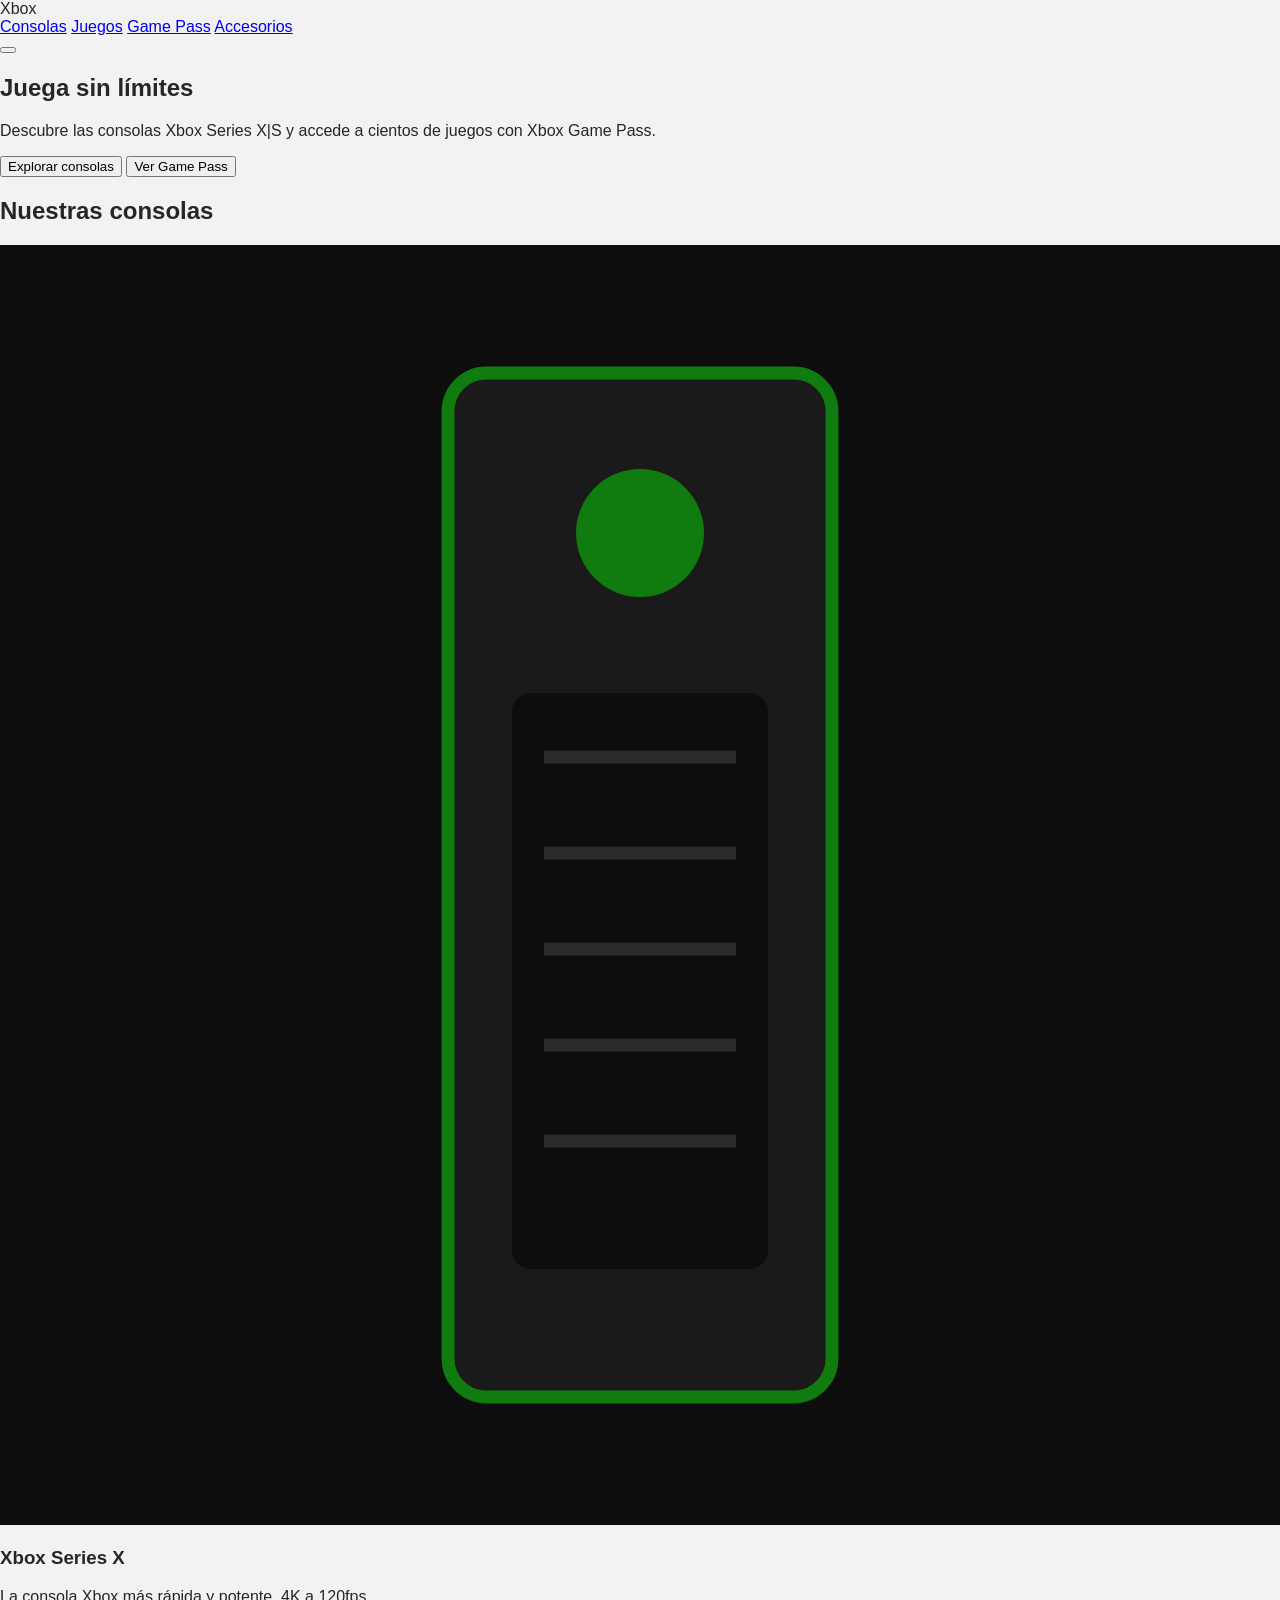
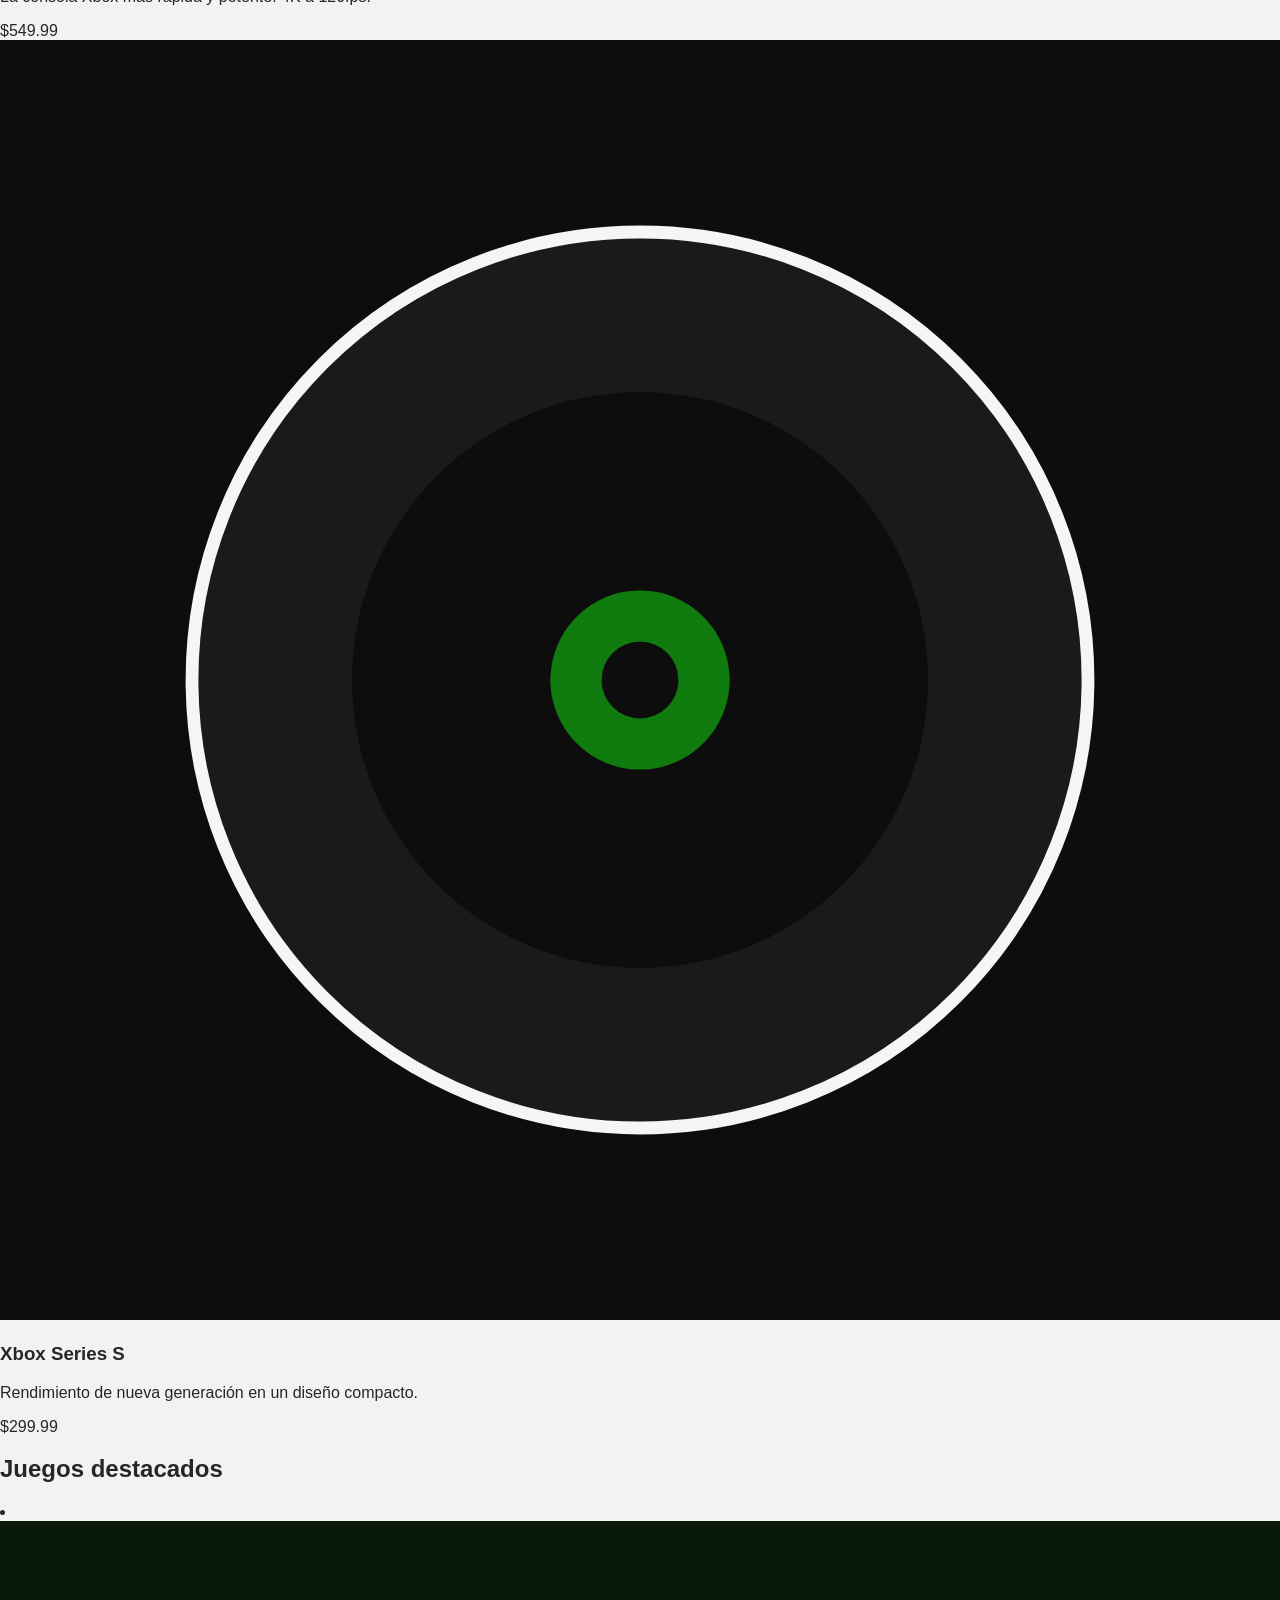
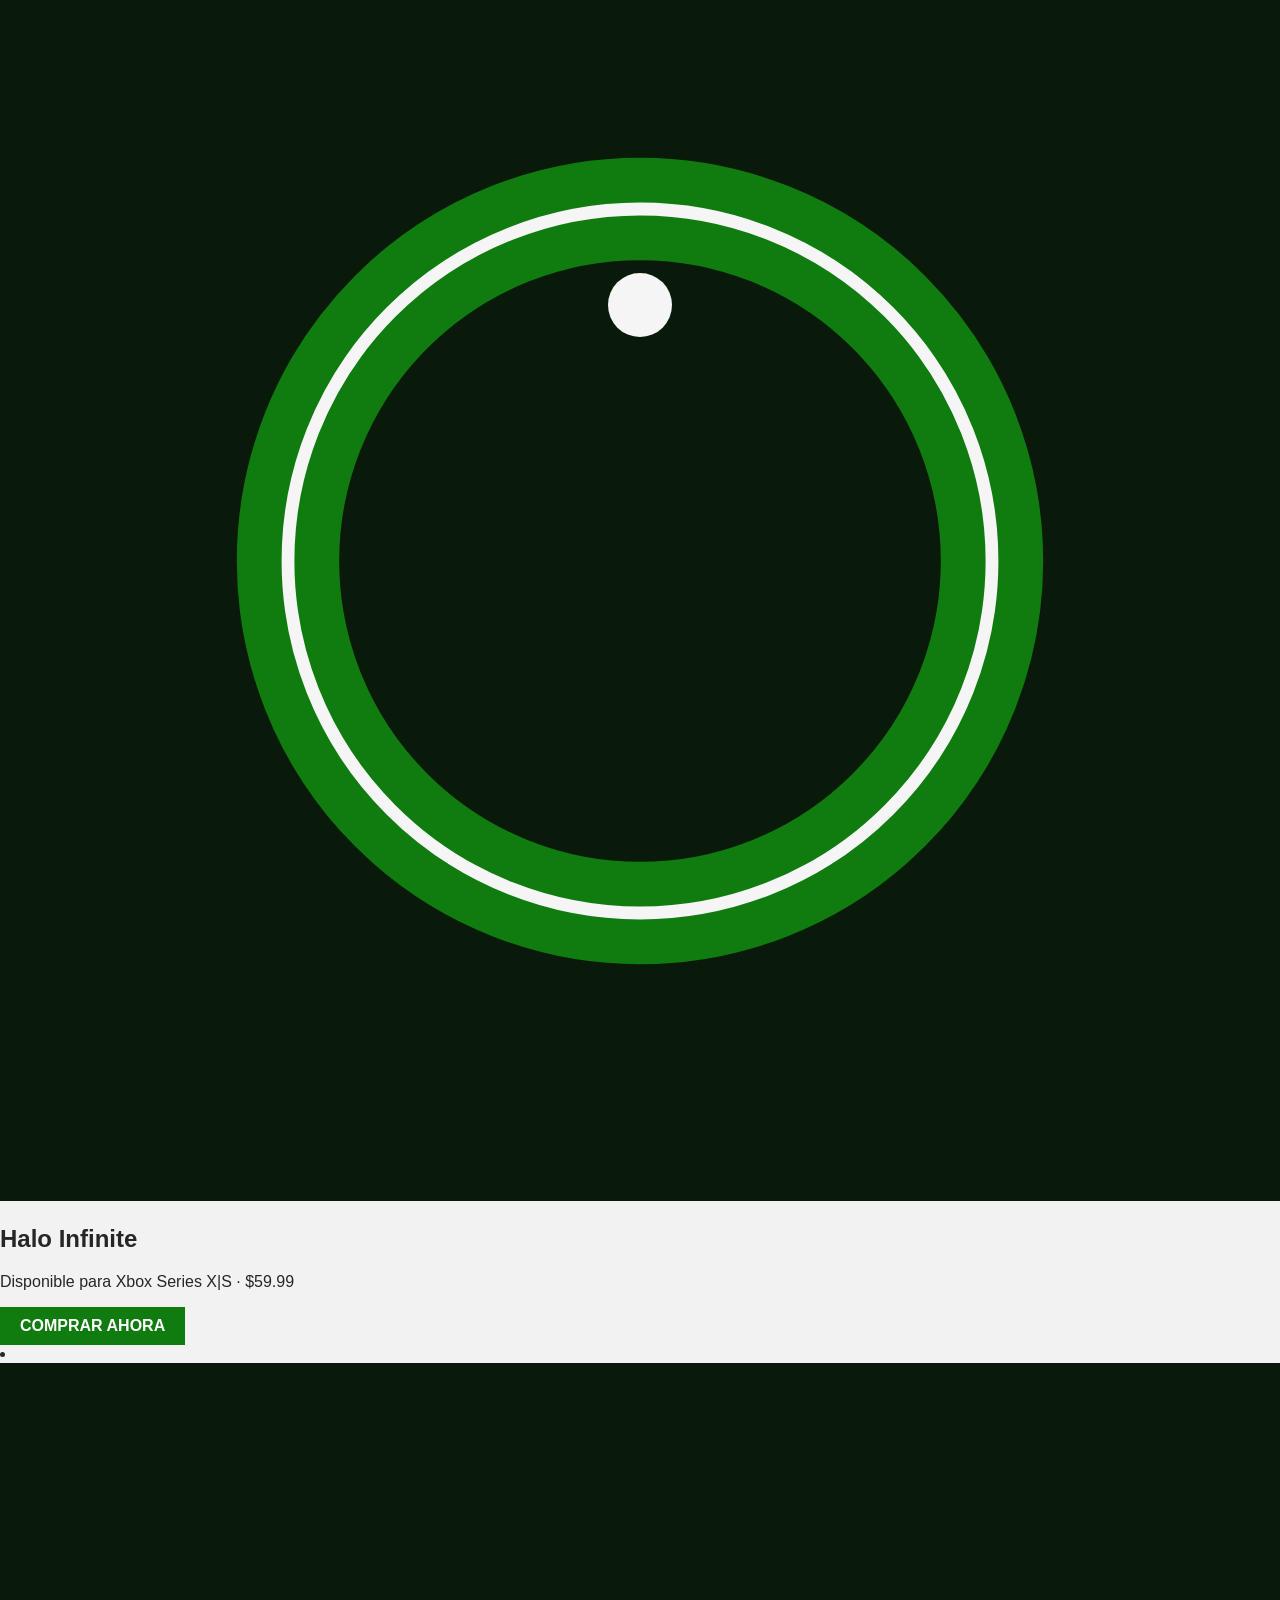
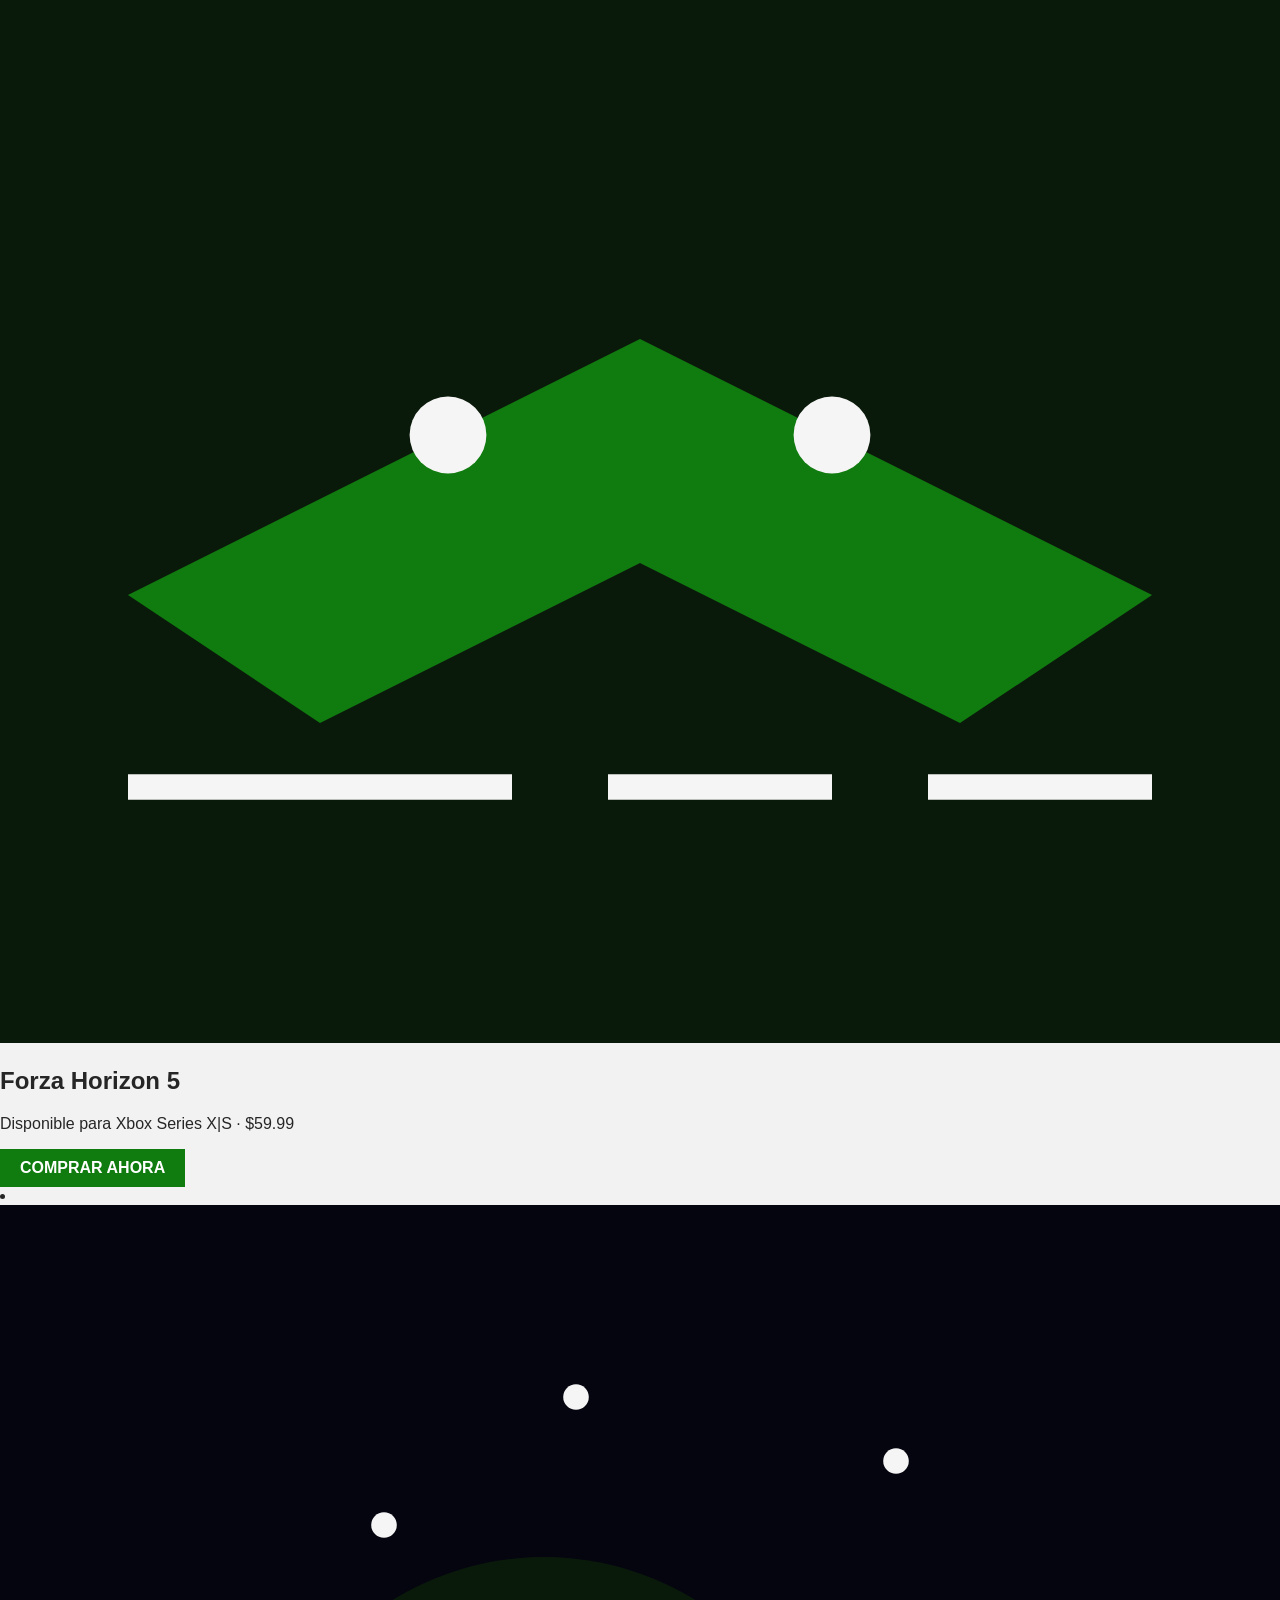
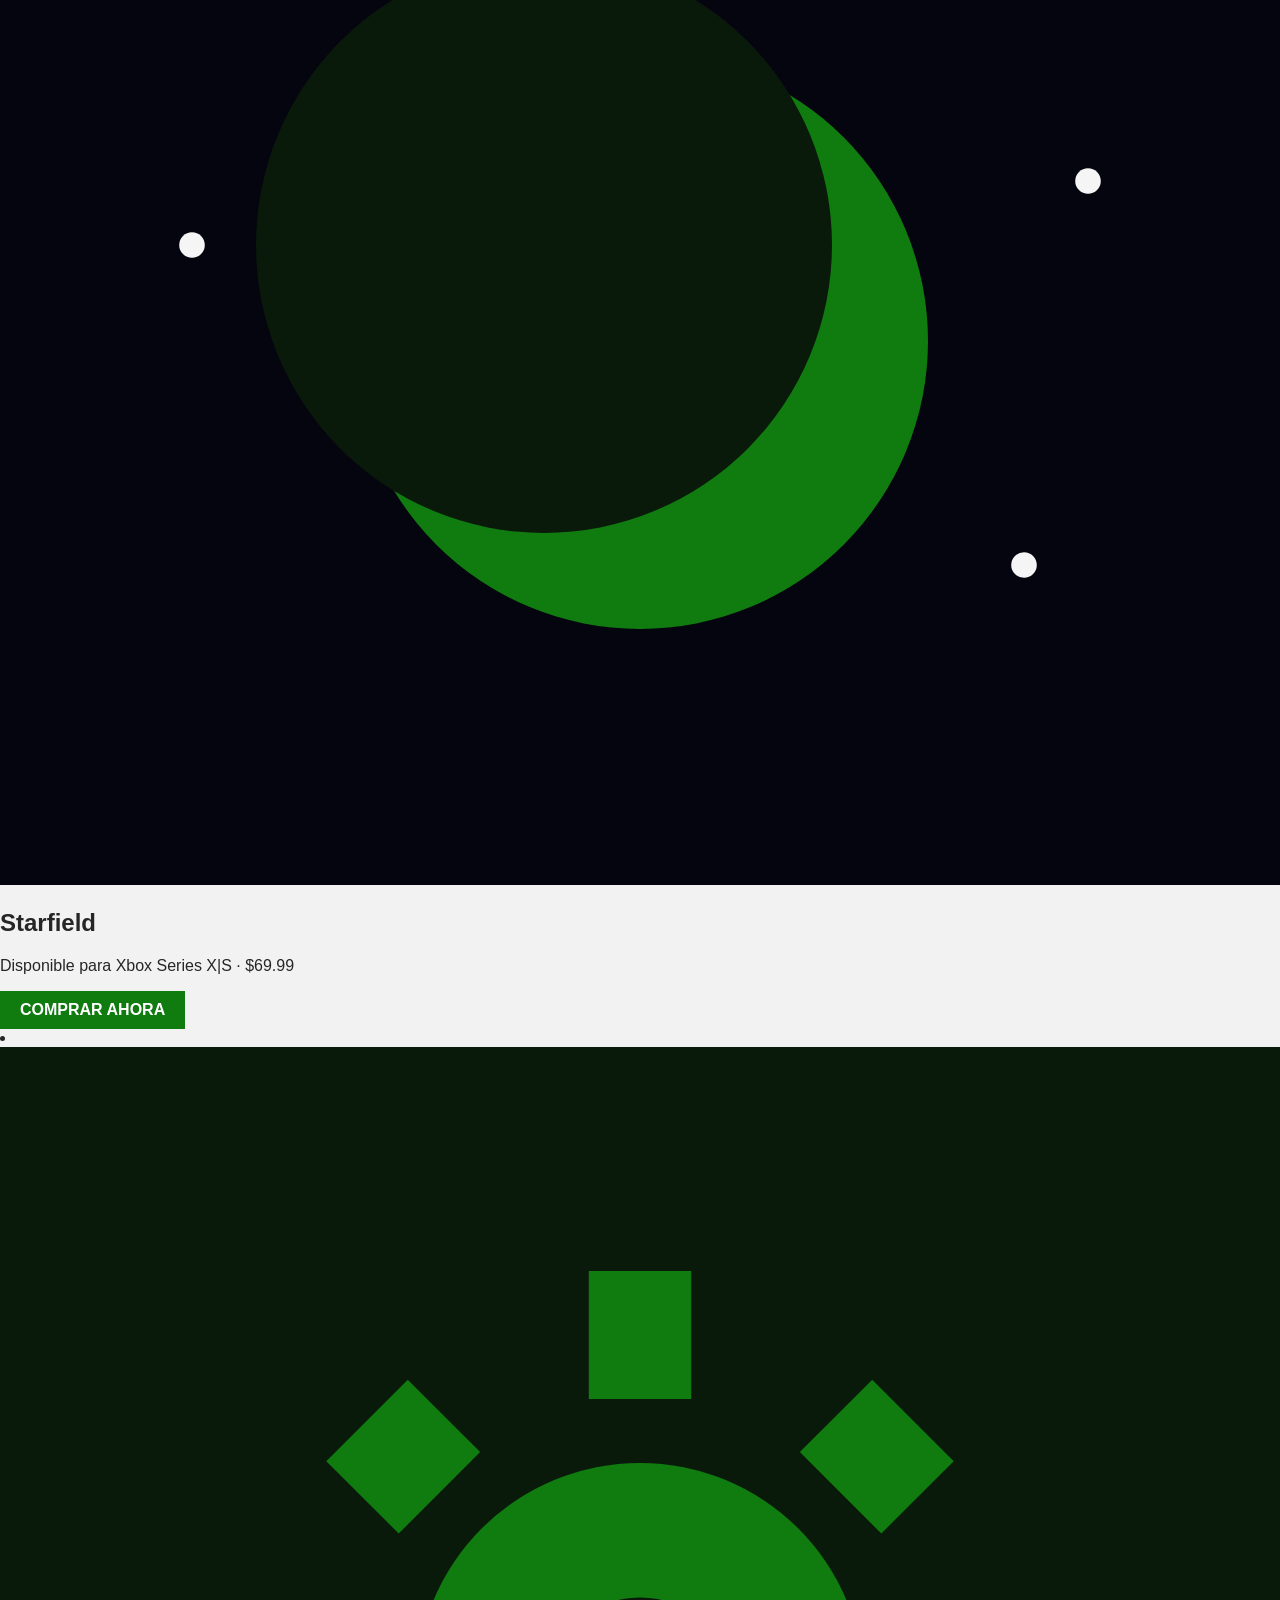
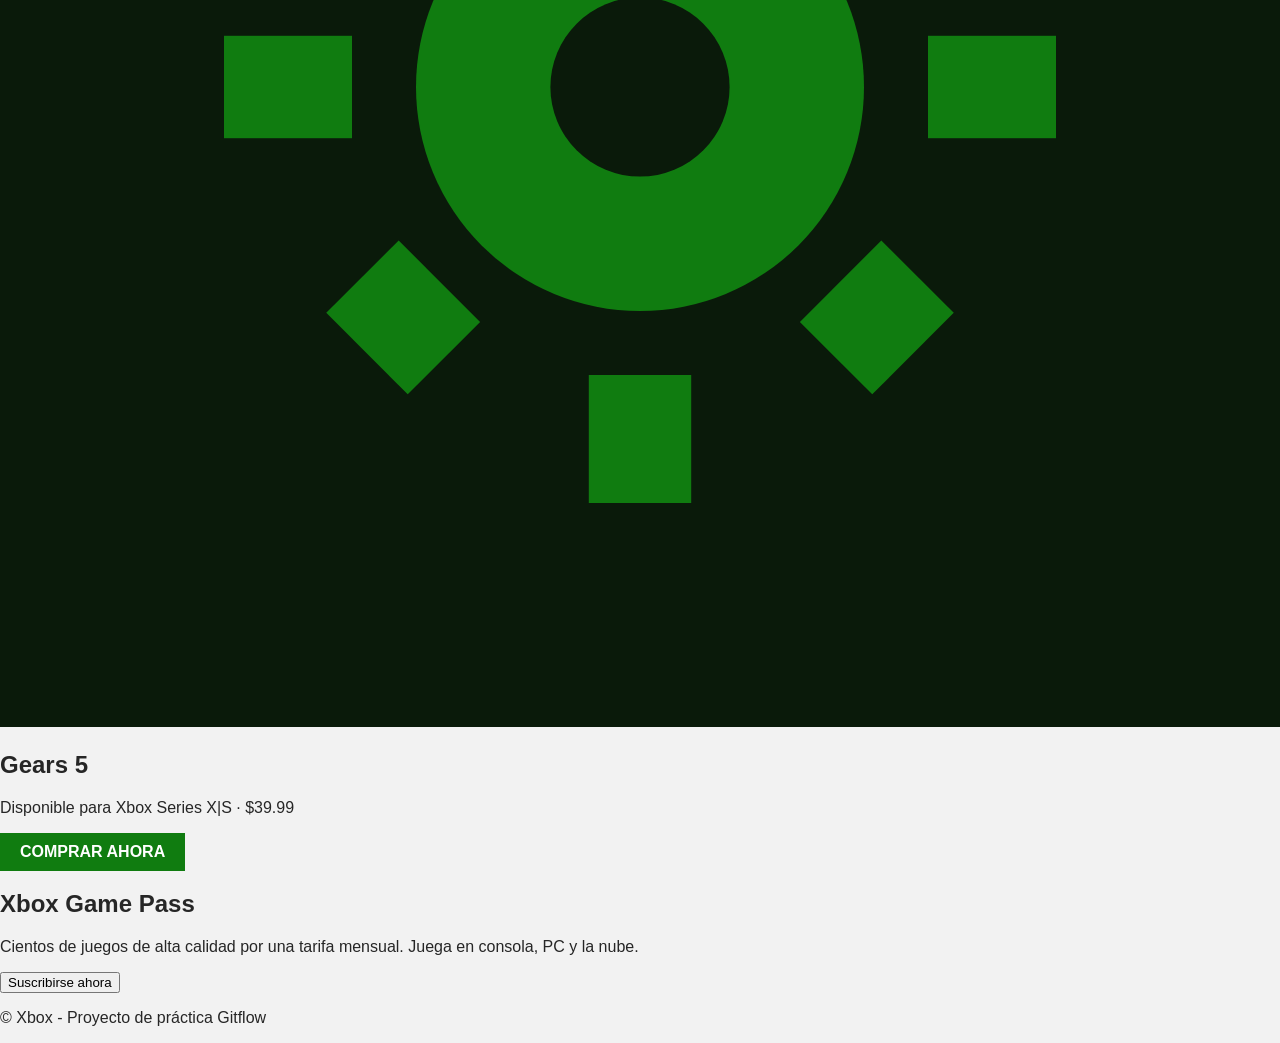
<file: index.html>
<!DOCTYPE html>
<html lang="es">
<head>
    <meta charset="UTF-8">
    <meta name="viewport" content="width=device-width, initial-scale=1.0">
    <title>Xbox</title>
    <link rel="stylesheet" href="syles.css">
</head>
<body>
    <header class="navbar">
        <div class="navbar__brand">
            <span class="xbox-logo">Xbox</span>
        </div>
        <nav class="navbar__links" id="navLinks">
            <a href="#consolas">Consolas</a>
            <a href="#juegos">Juegos</a>
            <a href="#gamepass">Game Pass</a>
            <a href="#accesorios">Accesorios</a>
        </nav>
        <button class="navbar__toggle" id="navToggle" aria-label="Abrir menu">
            <span></span>
            <span></span>
            <span></span>
        </button>
    </header>

    <main>
        <section class="hero">
            <div class="hero__content">
                <h1>Juega sin límites</h1>
                <p>Descubre las consolas Xbox Series X|S y accede a cientos de juegos con Xbox Game Pass.</p>
                <div class="hero__actions">
                    <button class="btn btn--primary" id="ctaExplorar">Explorar consolas</button>
                    <button class="btn btn--outline" id="ctaGamepass">Ver Game Pass</button>
                </div>
            </div>
        </section>

        <section class="consolas" id="consolas">
            <h2>Nuestras consolas</h2>
            <div class="card-grid">
                <article class="card">
                    <img class="card__image" src="img/xbox-series-x.svg" alt="Consola Xbox Series X">
                    <h3>Xbox Series X</h3>
                    <p>La consola Xbox más rápida y potente. 4K a 120fps.</p>
                    <span class="price">$549.99</span>
                </article>
                <article class="card">
                    <img class="card__image" src="img/xbox-series-s.svg" alt="Consola Xbox Series S">
                    <h3>Xbox Series S</h3>
                    <p>Rendimiento de nueva generación en un diseño compacto.</p>
                    <span class="price">$299.99</span>
                </article>
            </div>
        </section>

        <section class="juegos" id="juegos">
            <h2>Juegos destacados</h2>
            <div class="card-grid" id="gamesGrid">
                <!-- las tarjetas de juegos se generan con JavaScript -->
            </div>
        </section>

        <section class="gamepass" id="gamepass">
            <h2>Xbox Game Pass</h2>
            <p>Cientos de juegos de alta calidad por una tarifa mensual. Juega en consola, PC y la nube.</p>
            <button class="btn btn--primary" id="ctaSuscribir">Suscribirse ahora</button>
        </section>
    </main>

    <footer class="footer">
        <p>&copy; <span id="year"></span> Xbox - Proyecto de práctica Gitflow</p>
    </footer>

    <script src="script.js"></script>
</body>
</html>
</file>
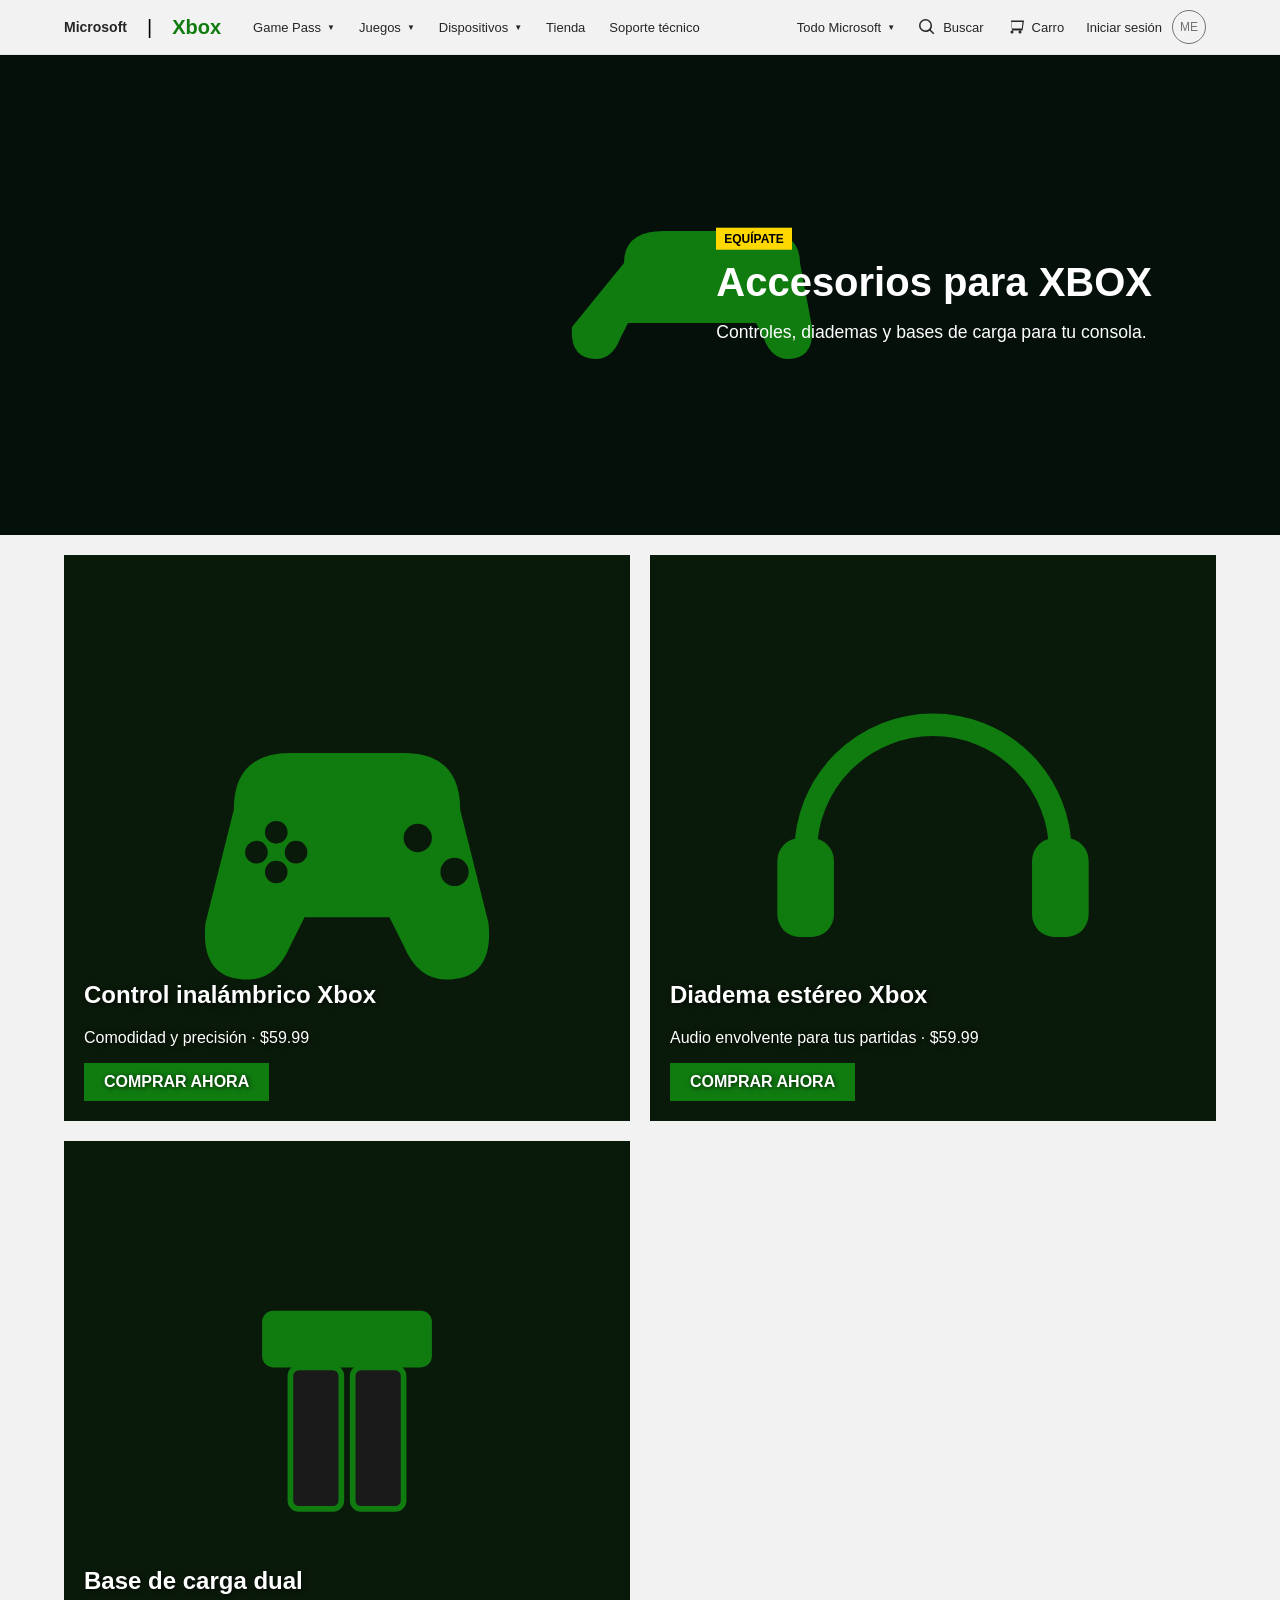
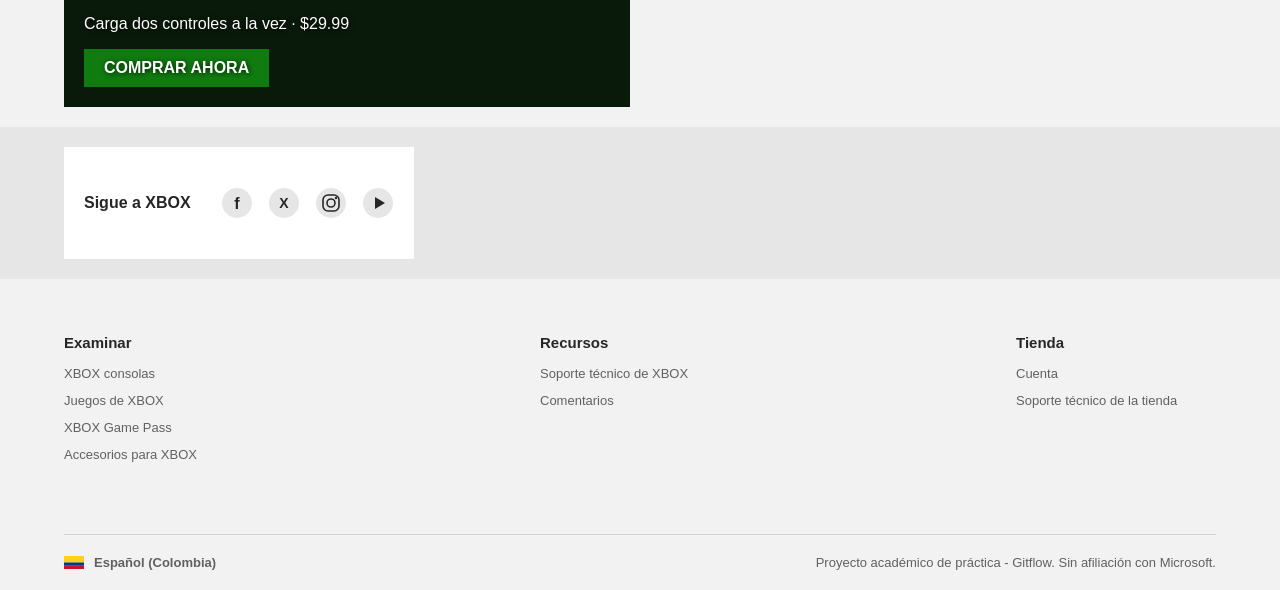
<file: accesorios.html>
<!DOCTYPE html>
<html lang="es" dir="ltr">
<head>
    <meta charset="UTF-8">
    <meta name="viewport" content="width=device-width, initial-scale=1">
    <title>Accesorios para XBOX</title>
    <link rel="stylesheet" href="syles.css">
</head>
<body>
    <div id="root">
        <div class="appBackground">
            <header class="uhf-header">
                <div class="uhf-header__container">
                    <div class="header-logos">
                        <a href="#" class="uhf-microsoft-logo" aria-label="Microsoft">Microsoft</a>
                        <div class="logo-separator">|</div>
                        <a href="index.html" class="uhf-site-logo" aria-label="Xbox">Xbox</a>
                    </div>
                    <nav class="uhf-contextual-nav" role="navigation">
                        <div class="uhf-nav-item-wrapper">
                            <button class="uhf-nav-item uhf-dropdown-trigger">
                                Game Pass <span class="chevron">▼</span>
                            </button>
                            <div class="uhf-dropdown-menu hidden">
                                <a class="uhf-nav-item uhf-dropdown-link" href="gamepass.html">Únete a Game Pass</a>
                                <a class="uhf-nav-item uhf-dropdown-link" href="juegos.html">Explorar juegos</a>
                                <a class="uhf-nav-item uhf-dropdown-link" href="gamepass.html">Ofertas con Game Pass</a>
                            </div>
                        </div>
                        <div class="uhf-nav-item-wrapper">
                            <button class="uhf-nav-item uhf-dropdown-trigger">
                                Juegos <span class="chevron">▼</span>
                            </button>
                            <div class="uhf-dropdown-menu hidden">
                                <a class="uhf-nav-item uhf-dropdown-link" href="juegos.html">Página principal de juegos</a>
                                <a class="uhf-nav-item uhf-dropdown-link" href="juegos.html">Explora todos los juegos para consola</a>
                                <a class="uhf-nav-item uhf-dropdown-link" href="juegos.html">Juegos gratuitos</a>
                            </div>
                        </div>
                        <div class="uhf-nav-item-wrapper">
                            <button class="uhf-nav-item uhf-dropdown-trigger">
                                Dispositivos <span class="chevron">▼</span>
                            </button>
                            <div class="uhf-dropdown-menu hidden">
                                <a class="uhf-nav-item uhf-dropdown-link" href="consolas.html">Consolas XBOX</a>
                                <a class="uhf-nav-item uhf-dropdown-link" href="accesorios.html">Accesorios para XBOX</a>
                            </div>
                        </div>
                        <div class="uhf-nav-item-wrapper">
                            <a class="uhf-nav-item" href="tienda.html">Tienda</a>
                        </div>
                        <div class="uhf-nav-item-wrapper">
                            <a class="uhf-nav-item" href="soporte.html">Soporte técnico</a>
                        </div>
                    </nav>
                    <div class="uhf-actions">
                        <div class="uhf-nav-item-wrapper">
                            <button class="uhf-nav-item uhf-dropdown-trigger global-ms-btn">
                                Todo Microsoft <span class="chevron">▼</span>
                            </button>
                        </div>
                        <div class="header-icon-group">
                            <button class="header-icon-btn" aria-label="Buscar">
                                <svg viewBox="0 0 16 16" width="16" height="16" fill="currentColor"><path d="M11.74 10.68A6.45 6.45 0 0 0 13 6.5 6.5 6.5 0 1 0 6.5 13a6.45 6.45 0 0 0 4.18-1.26l3.61 3.61 1.06-1.06-3.61-3.61zM6.5 11.5A5 5 0 1 1 11.5 6.5 5 5 0 0 1 6.5 11.5z"/></svg>
                                <span>Buscar</span>
                            </button>
                            <a href="#" class="header-icon-btn" aria-label="Carro">
                                <svg viewBox="0 0 16 16" width="16" height="16" fill="currentColor"><path d="M14.5 3L13.8 9.5H4.2L3.5 3h11m.5-1.5H3l1 10h10.5l1.5-10zM5.5 13a1.5 1.5 0 1 1-3 0 1.5 1.5 0 0 1 3 0zm8 0a1.5 1.5 0 1 1-3 0 1.5 1.5 0 0 1 3 0z"/></svg>
                                <span>Carro</span>
                            </a>
                            <button class="header-signin-btn">
                                <span class="signin-text">Iniciar sesión</span>
                                <div class="profile-circle">ME</div>
                            </button>
                        </div>
                    </div>
                </div>
            </header>

            <div role="main" id="PageContent">
                <div class="home-hero">
                    <div class="m-hero">
                        <div class="c-carousel">
                            <ul class="heroList">
                                <li id="hero-1" class="f-active">
                                    <section class="m-hero-item f-x-right">
                                        <picture class="c-image">
                                            <img src="img/hero-accesorios.svg" alt="Accesorios Xbox">
                                        </picture>
                                        <div>
                                            <div class="high-contrast">
                                                <strong class="c-badge">EQUÍPATE</strong>
                                                <h2 class="c-heading-1">Accesorios para XBOX</h2>
                                                <p class="c-subheading-1">Controles, diademas y bases de carga para tu consola.</p>
                                            </div>
                                        </div>
                                    </section>
                                </li>
                            </ul>
                        </div>
                    </div>
                </div>

                <div class="mosaicWrapper">
                    <div class="hp-mosaic">
                        <section>
                            <ul>
                                <li>
                                    <a href="tienda.html">
                                        <img src="img/acc-controller.svg" alt="Control inalámbrico">
                                    </a>
                                    <div class="high-contrast">
                                        <h2>Control inalámbrico Xbox</h2>
                                        <p>Comodidad y precisión &middot; $59.99</p>
                                        <a href="tienda.html" class="c-call-to-action cta1">COMPRAR AHORA</a>
                                    </div>
                                </li>
                                <li>
                                    <a href="tienda.html">
                                        <img src="img/acc-headset.svg" alt="Diadema Xbox">
                                    </a>
                                    <div class="high-contrast">
                                        <h2>Diadema estéreo Xbox</h2>
                                        <p>Audio envolvente para tus partidas &middot; $59.99</p>
                                        <a href="tienda.html" class="c-call-to-action cta1">COMPRAR AHORA</a>
                                    </div>
                                </li>
                                <li>
                                    <a href="tienda.html">
                                        <img src="img/acc-standcharger.svg" alt="Base de carga dual">
                                    </a>
                                    <div class="high-contrast">
                                        <h2>Base de carga dual</h2>
                                        <p>Carga dos controles a la vez &middot; $29.99</p>
                                        <a href="tienda.html" class="c-call-to-action cta1">COMPRAR AHORA</a>
                                    </div>
                                </li>
                            </ul>
                        </section>
                    </div>
                </div>
            </div>
        </div>
    </div>

    <div class="xboxSocial">
        <div class="icons">
            <span>Sigue a XBOX</span>
            <a href="#"><img src="img/social-facebook.svg" alt="Facebook"></a>
            <a href="#"><img src="img/social-x.svg" alt="X"></a>
            <a href="#"><img src="img/social-instagram.svg" alt="Instagram"></a>
            <a href="#"><img src="img/social-youtube.svg" alt="YouTube"></a>
        </div>
    </div>

    <footer class="uhf-footer">
        <nav class="uhf-footer-nav">
            <div class="footer-column">
                <h3>Examinar</h3>
                <ul>
                    <li><a href="consolas.html">XBOX consolas</a></li>
                    <li><a href="juegos.html">Juegos de XBOX</a></li>
                    <li><a href="gamepass.html">XBOX Game Pass</a></li>
                    <li><a href="accesorios.html">Accesorios para XBOX</a></li>
                </ul>
            </div>
            <div class="footer-column">
                <h3>Recursos</h3>
                <ul>
                    <li><a href="soporte.html">Soporte técnico de XBOX</a></li>
                    <li><a href="#">Comentarios</a></li>
                </ul>
            </div>
            <div class="footer-column">
                <h3>Tienda</h3>
                <ul>
                    <li><a href="tienda.html">Cuenta</a></li>
                    <li><a href="soporte.html">Soporte técnico de la tienda</a></li>
                </ul>
            </div>
        </nav>
        <div class="uhf-footer-base">
            <div class="locale-picker">
                <img src="img/flag-co.svg" alt="Bandera de Colombia" width="20">
                <a href="#">Español (Colombia)</a>
            </div>
            <ul class="footer-legal-links">
                <li>Proyecto académico de práctica - Gitflow. Sin afiliación con Microsoft.</li>
            </ul>
        </div>
    </footer>

    <script src="script.js"></script>
</body>
</html>
</file>
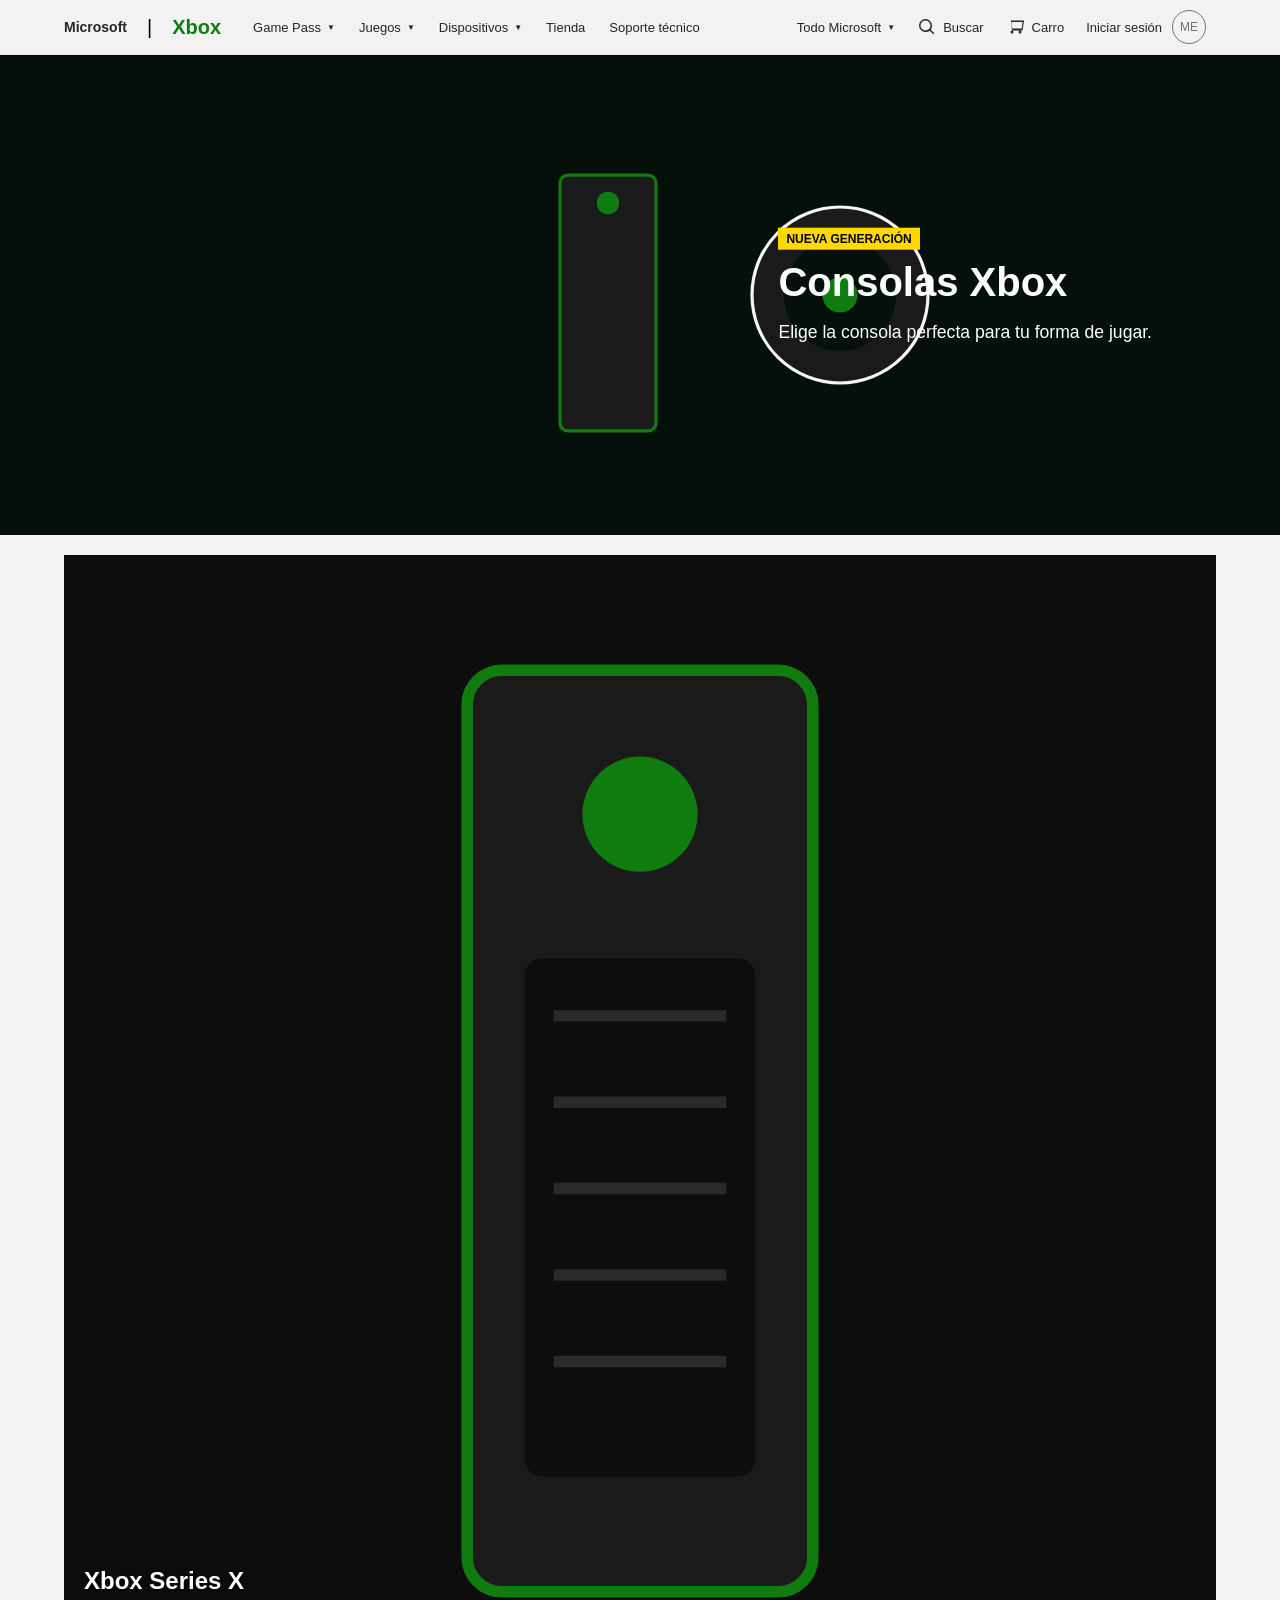
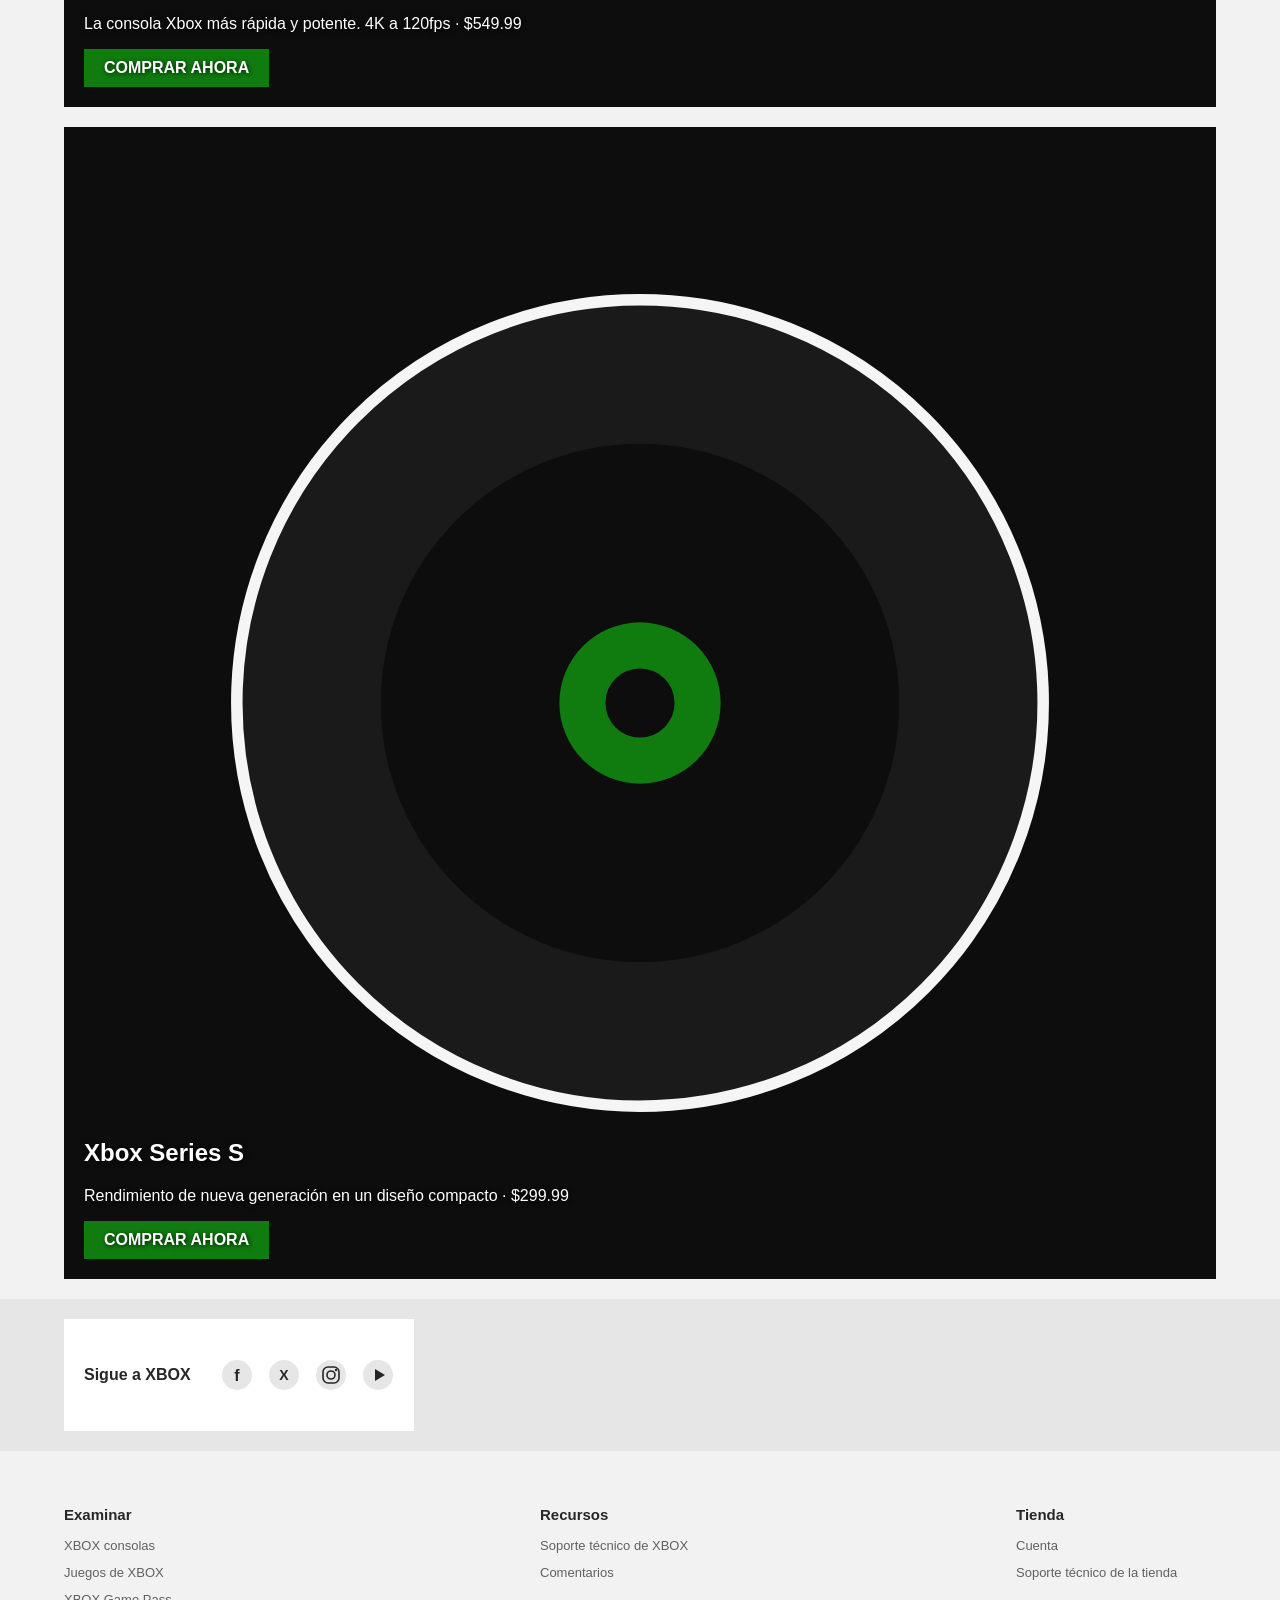
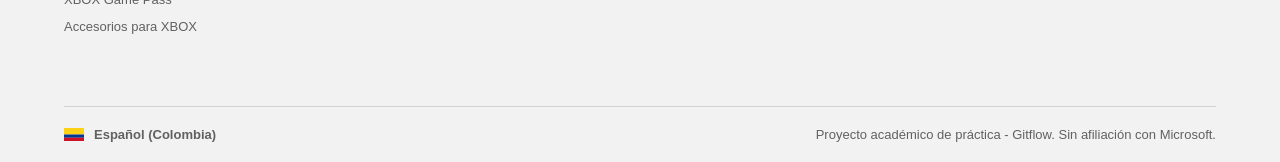
<file: consolas.html>
<!DOCTYPE html>
<html lang="es" dir="ltr">
<head>
    <meta charset="UTF-8">
    <meta name="viewport" content="width=device-width, initial-scale=1">
    <title>Consolas XBOX</title>
    <link rel="stylesheet" href="syles.css">
</head>
<body>
    <div id="root">
        <div class="appBackground">
            <header class="uhf-header">
                <div class="uhf-header__container">
                    <div class="header-logos">
                        <a href="#" class="uhf-microsoft-logo" aria-label="Microsoft">Microsoft</a>
                        <div class="logo-separator">|</div>
                        <a href="index.html" class="uhf-site-logo" aria-label="Xbox">Xbox</a>
                    </div>
                    <nav class="uhf-contextual-nav" role="navigation">
                        <div class="uhf-nav-item-wrapper">
                            <button class="uhf-nav-item uhf-dropdown-trigger">
                                Game Pass <span class="chevron">▼</span>
                            </button>
                            <div class="uhf-dropdown-menu hidden">
                                <a class="uhf-nav-item uhf-dropdown-link" href="gamepass.html">Únete a Game Pass</a>
                                <a class="uhf-nav-item uhf-dropdown-link" href="juegos.html">Explorar juegos</a>
                                <a class="uhf-nav-item uhf-dropdown-link" href="gamepass.html">Ofertas con Game Pass</a>
                            </div>
                        </div>
                        <div class="uhf-nav-item-wrapper">
                            <button class="uhf-nav-item uhf-dropdown-trigger">
                                Juegos <span class="chevron">▼</span>
                            </button>
                            <div class="uhf-dropdown-menu hidden">
                                <a class="uhf-nav-item uhf-dropdown-link" href="juegos.html">Página principal de juegos</a>
                                <a class="uhf-nav-item uhf-dropdown-link" href="juegos.html">Explora todos los juegos para consola</a>
                                <a class="uhf-nav-item uhf-dropdown-link" href="juegos.html">Juegos gratuitos</a>
                            </div>
                        </div>
                        <div class="uhf-nav-item-wrapper">
                            <button class="uhf-nav-item uhf-dropdown-trigger">
                                Dispositivos <span class="chevron">▼</span>
                            </button>
                            <div class="uhf-dropdown-menu hidden">
                                <a class="uhf-nav-item uhf-dropdown-link" href="consolas.html">Consolas XBOX</a>
                                <a class="uhf-nav-item uhf-dropdown-link" href="accesorios.html">Accesorios para XBOX</a>
                            </div>
                        </div>
                        <div class="uhf-nav-item-wrapper">
                            <a class="uhf-nav-item" href="tienda.html">Tienda</a>
                        </div>
                        <div class="uhf-nav-item-wrapper">
                            <a class="uhf-nav-item" href="soporte.html">Soporte técnico</a>
                        </div>
                    </nav>
                    <div class="uhf-actions">
                        <div class="uhf-nav-item-wrapper">
                            <button class="uhf-nav-item uhf-dropdown-trigger global-ms-btn">
                                Todo Microsoft <span class="chevron">▼</span>
                            </button>
                        </div>
                        <div class="header-icon-group">
                            <button class="header-icon-btn" aria-label="Buscar">
                                <svg viewBox="0 0 16 16" width="16" height="16" fill="currentColor"><path d="M11.74 10.68A6.45 6.45 0 0 0 13 6.5 6.5 6.5 0 1 0 6.5 13a6.45 6.45 0 0 0 4.18-1.26l3.61 3.61 1.06-1.06-3.61-3.61zM6.5 11.5A5 5 0 1 1 11.5 6.5 5 5 0 0 1 6.5 11.5z"/></svg>
                                <span>Buscar</span>
                            </button>
                            <a href="#" class="header-icon-btn" aria-label="Carro">
                                <svg viewBox="0 0 16 16" width="16" height="16" fill="currentColor"><path d="M14.5 3L13.8 9.5H4.2L3.5 3h11m.5-1.5H3l1 10h10.5l1.5-10zM5.5 13a1.5 1.5 0 1 1-3 0 1.5 1.5 0 0 1 3 0zm8 0a1.5 1.5 0 1 1-3 0 1.5 1.5 0 0 1 3 0z"/></svg>
                                <span>Carro</span>
                            </a>
                            <button class="header-signin-btn">
                                <span class="signin-text">Iniciar sesión</span>
                                <div class="profile-circle">ME</div>
                            </button>
                        </div>
                    </div>
                </div>
            </header>

            <div role="main" id="PageContent">
                <div class="home-hero">
                    <div class="m-hero">
                        <div class="c-carousel">
                            <ul class="heroList">
                                <li id="hero-1" class="f-active">
                                    <section class="m-hero-item f-x-right">
                                        <picture class="c-image">
                                            <img src="img/hero-consolas.svg" alt="Consolas Xbox">
                                        </picture>
                                        <div>
                                            <div class="high-contrast">
                                                <strong class="c-badge">NUEVA GENERACIÓN</strong>
                                                <h2 class="c-heading-1">Consolas Xbox</h2>
                                                <p class="c-subheading-1">Elige la consola perfecta para tu forma de jugar.</p>
                                            </div>
                                        </div>
                                    </section>
                                </li>
                            </ul>
                        </div>
                    </div>
                </div>

                <div class="mosaicWrapper">
                    <div class="hp-mosaic">
                        <section>
                            <ul>
                                <li class="fullTile">
                                    <a href="tienda.html">
                                        <img src="img/xbox-series-x.svg" alt="Xbox Series X">
                                    </a>
                                    <div class="high-contrast">
                                        <h2>Xbox Series X</h2>
                                        <p>La consola Xbox más rápida y potente. 4K a 120fps &middot; $549.99</p>
                                        <a href="tienda.html" class="c-call-to-action cta1">COMPRAR AHORA</a>
                                    </div>
                                </li>
                                <li class="fullTile">
                                    <a href="tienda.html">
                                        <img src="img/xbox-series-s.svg" alt="Xbox Series S">
                                    </a>
                                    <div class="high-contrast">
                                        <h2>Xbox Series S</h2>
                                        <p>Rendimiento de nueva generación en un diseño compacto &middot; $299.99</p>
                                        <a href="tienda.html" class="c-call-to-action cta1">COMPRAR AHORA</a>
                                    </div>
                                </li>
                            </ul>
                        </section>
                    </div>
                </div>
            </div>
        </div>
    </div>

    <div class="xboxSocial">
        <div class="icons">
            <span>Sigue a XBOX</span>
            <a href="#"><img src="img/social-facebook.svg" alt="Facebook"></a>
            <a href="#"><img src="img/social-x.svg" alt="X"></a>
            <a href="#"><img src="img/social-instagram.svg" alt="Instagram"></a>
            <a href="#"><img src="img/social-youtube.svg" alt="YouTube"></a>
        </div>
    </div>

    <footer class="uhf-footer">
        <nav class="uhf-footer-nav">
            <div class="footer-column">
                <h3>Examinar</h3>
                <ul>
                    <li><a href="consolas.html">XBOX consolas</a></li>
                    <li><a href="juegos.html">Juegos de XBOX</a></li>
                    <li><a href="gamepass.html">XBOX Game Pass</a></li>
                    <li><a href="accesorios.html">Accesorios para XBOX</a></li>
                </ul>
            </div>
            <div class="footer-column">
                <h3>Recursos</h3>
                <ul>
                    <li><a href="soporte.html">Soporte técnico de XBOX</a></li>
                    <li><a href="#">Comentarios</a></li>
                </ul>
            </div>
            <div class="footer-column">
                <h3>Tienda</h3>
                <ul>
                    <li><a href="tienda.html">Cuenta</a></li>
                    <li><a href="soporte.html">Soporte técnico de la tienda</a></li>
                </ul>
            </div>
        </nav>
        <div class="uhf-footer-base">
            <div class="locale-picker">
                <img src="img/flag-co.svg" alt="Bandera de Colombia" width="20">
                <a href="#">Español (Colombia)</a>
            </div>
            <ul class="footer-legal-links">
                <li>Proyecto académico de práctica - Gitflow. Sin afiliación con Microsoft.</li>
            </ul>
        </div>
    </footer>

    <script src="script.js"></script>
</body>
</html>
</file>
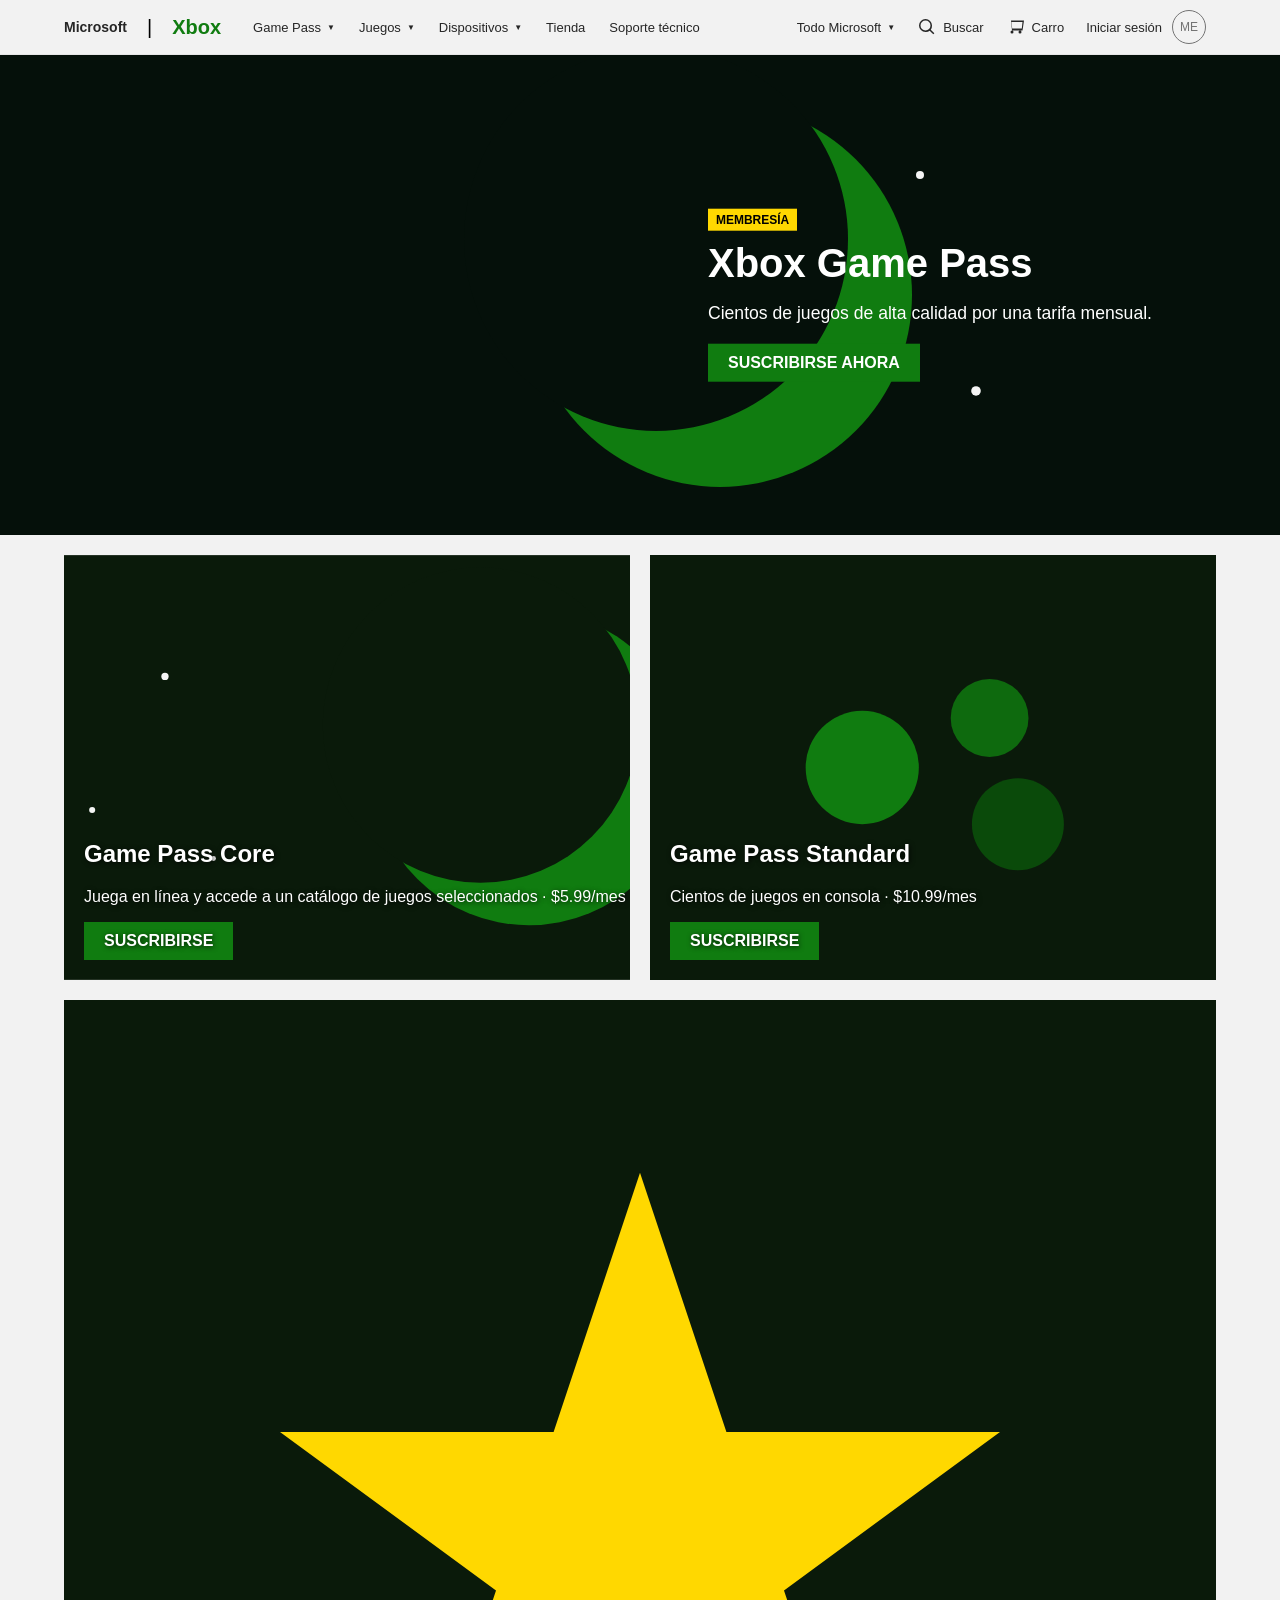
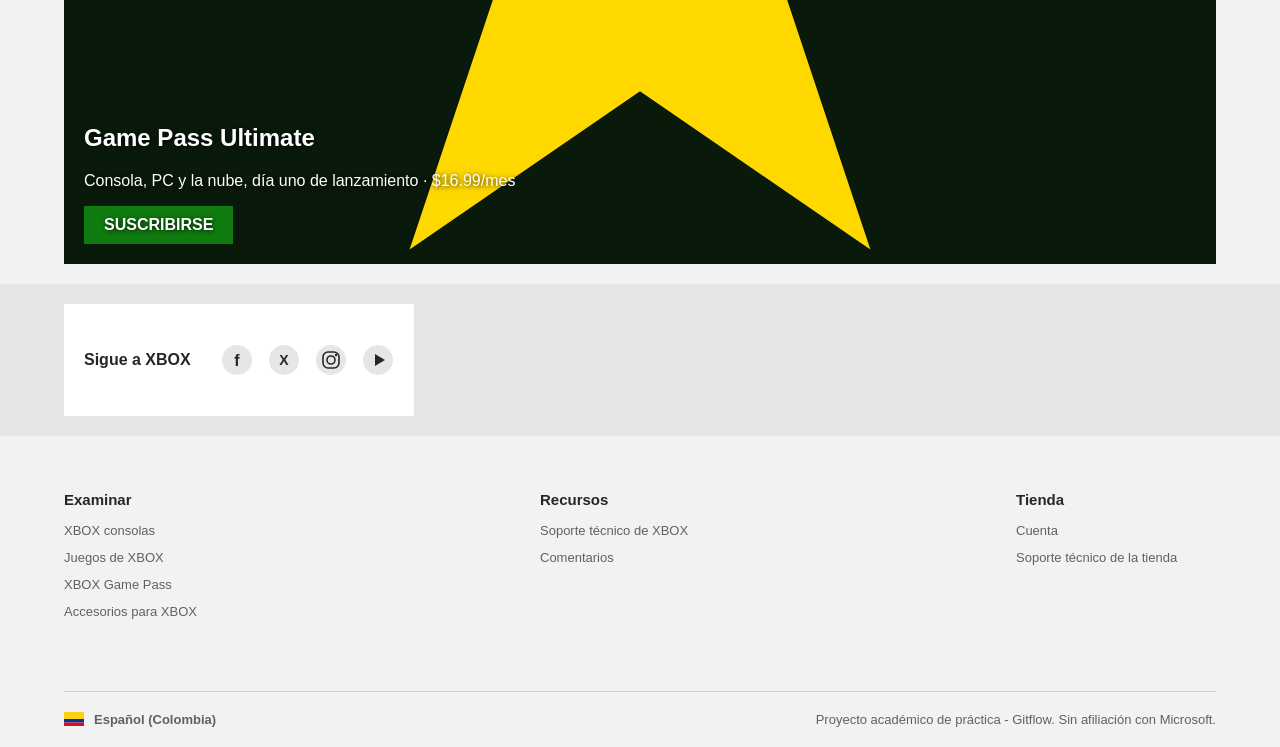
<file: gamepass.html>
<!DOCTYPE html>
<html lang="es" dir="ltr">
<head>
    <meta charset="UTF-8">
    <meta name="viewport" content="width=device-width, initial-scale=1">
    <title>XBOX Game Pass</title>
    <link rel="stylesheet" href="syles.css">
</head>
<body>
    <div id="root">
        <div class="appBackground">
            <header class="uhf-header">
                <div class="uhf-header__container">
                    <div class="header-logos">
                        <a href="#" class="uhf-microsoft-logo" aria-label="Microsoft">Microsoft</a>
                        <div class="logo-separator">|</div>
                        <a href="index.html" class="uhf-site-logo" aria-label="Xbox">Xbox</a>
                    </div>
                    <nav class="uhf-contextual-nav" role="navigation">
                        <div class="uhf-nav-item-wrapper">
                            <button class="uhf-nav-item uhf-dropdown-trigger">
                                Game Pass <span class="chevron">▼</span>
                            </button>
                            <div class="uhf-dropdown-menu hidden">
                                <a class="uhf-nav-item uhf-dropdown-link" href="gamepass.html">Únete a Game Pass</a>
                                <a class="uhf-nav-item uhf-dropdown-link" href="juegos.html">Explorar juegos</a>
                                <a class="uhf-nav-item uhf-dropdown-link" href="gamepass.html">Ofertas con Game Pass</a>
                            </div>
                        </div>
                        <div class="uhf-nav-item-wrapper">
                            <button class="uhf-nav-item uhf-dropdown-trigger">
                                Juegos <span class="chevron">▼</span>
                            </button>
                            <div class="uhf-dropdown-menu hidden">
                                <a class="uhf-nav-item uhf-dropdown-link" href="juegos.html">Página principal de juegos</a>
                                <a class="uhf-nav-item uhf-dropdown-link" href="juegos.html">Explora todos los juegos para consola</a>
                                <a class="uhf-nav-item uhf-dropdown-link" href="juegos.html">Juegos gratuitos</a>
                            </div>
                        </div>
                        <div class="uhf-nav-item-wrapper">
                            <button class="uhf-nav-item uhf-dropdown-trigger">
                                Dispositivos <span class="chevron">▼</span>
                            </button>
                            <div class="uhf-dropdown-menu hidden">
                                <a class="uhf-nav-item uhf-dropdown-link" href="consolas.html">Consolas XBOX</a>
                                <a class="uhf-nav-item uhf-dropdown-link" href="accesorios.html">Accesorios para XBOX</a>
                            </div>
                        </div>
                        <div class="uhf-nav-item-wrapper">
                            <a class="uhf-nav-item" href="tienda.html">Tienda</a>
                        </div>
                        <div class="uhf-nav-item-wrapper">
                            <a class="uhf-nav-item" href="soporte.html">Soporte técnico</a>
                        </div>
                    </nav>
                    <div class="uhf-actions">
                        <div class="uhf-nav-item-wrapper">
                            <button class="uhf-nav-item uhf-dropdown-trigger global-ms-btn">
                                Todo Microsoft <span class="chevron">▼</span>
                            </button>
                        </div>
                        <div class="header-icon-group">
                            <button class="header-icon-btn" aria-label="Buscar">
                                <svg viewBox="0 0 16 16" width="16" height="16" fill="currentColor"><path d="M11.74 10.68A6.45 6.45 0 0 0 13 6.5 6.5 6.5 0 1 0 6.5 13a6.45 6.45 0 0 0 4.18-1.26l3.61 3.61 1.06-1.06-3.61-3.61zM6.5 11.5A5 5 0 1 1 11.5 6.5 5 5 0 0 1 6.5 11.5z"/></svg>
                                <span>Buscar</span>
                            </button>
                            <a href="#" class="header-icon-btn" aria-label="Carro">
                                <svg viewBox="0 0 16 16" width="16" height="16" fill="currentColor"><path d="M14.5 3L13.8 9.5H4.2L3.5 3h11m.5-1.5H3l1 10h10.5l1.5-10zM5.5 13a1.5 1.5 0 1 1-3 0 1.5 1.5 0 0 1 3 0zm8 0a1.5 1.5 0 1 1-3 0 1.5 1.5 0 0 1 3 0z"/></svg>
                                <span>Carro</span>
                            </a>
                            <button class="header-signin-btn">
                                <span class="signin-text">Iniciar sesión</span>
                                <div class="profile-circle">ME</div>
                            </button>
                        </div>
                    </div>
                </div>
            </header>

            <div role="main" id="PageContent">
                <div class="home-hero">
                    <div class="m-hero">
                        <div class="c-carousel">
                            <ul class="heroList">
                                <li id="hero-1" class="f-active">
                                    <section class="m-hero-item f-x-right">
                                        <picture class="c-image">
                                            <img src="img/hero-gamepass.svg" alt="Xbox Game Pass">
                                        </picture>
                                        <div>
                                            <div class="high-contrast">
                                                <strong class="c-badge">MEMBRESÍA</strong>
                                                <h2 class="c-heading-1">Xbox Game Pass</h2>
                                                <p class="c-subheading-1">Cientos de juegos de alta calidad por una tarifa mensual.</p>
                                                <div class="c-group">
                                                    <a href="tienda.html" class="c-call-to-action cta1">SUSCRIBIRSE AHORA</a>
                                                </div>
                                            </div>
                                        </div>
                                    </section>
                                </li>
                            </ul>
                        </div>
                    </div>
                </div>

                <div class="mosaicWrapper">
                    <div class="hp-mosaic">
                        <section>
                            <ul>
                                <li>
                                    <a href="tienda.html">
                                        <img src="img/mosaic-gamepass.svg" alt="Game Pass Core">
                                    </a>
                                    <div class="high-contrast">
                                        <h2>Game Pass Core</h2>
                                        <p>Juega en línea y accede a un catálogo de juegos seleccionados &middot; $5.99/mes</p>
                                        <a href="tienda.html" class="c-call-to-action cta1">SUSCRIBIRSE</a>
                                    </div>
                                </li>
                                <li>
                                    <a href="tienda.html">
                                        <img src="img/mosaic-community.svg" alt="Game Pass Standard">
                                    </a>
                                    <div class="high-contrast">
                                        <h2>Game Pass Standard</h2>
                                        <p>Cientos de juegos en consola &middot; $10.99/mes</p>
                                        <a href="tienda.html" class="c-call-to-action cta1">SUSCRIBIRSE</a>
                                    </div>
                                </li>
                                <li class="fullTile">
                                    <a href="tienda.html">
                                        <img src="img/mosaic-sale.svg" alt="Game Pass Ultimate">
                                    </a>
                                    <div class="high-contrast">
                                        <h2>Game Pass Ultimate</h2>
                                        <p>Consola, PC y la nube, día uno de lanzamiento &middot; $16.99/mes</p>
                                        <a href="tienda.html" class="c-call-to-action cta1">SUSCRIBIRSE</a>
                                    </div>
                                </li>
                            </ul>
                        </section>
                    </div>
                </div>
            </div>
        </div>
    </div>

    <div class="xboxSocial">
        <div class="icons">
            <span>Sigue a XBOX</span>
            <a href="#"><img src="img/social-facebook.svg" alt="Facebook"></a>
            <a href="#"><img src="img/social-x.svg" alt="X"></a>
            <a href="#"><img src="img/social-instagram.svg" alt="Instagram"></a>
            <a href="#"><img src="img/social-youtube.svg" alt="YouTube"></a>
        </div>
    </div>

    <footer class="uhf-footer">
        <nav class="uhf-footer-nav">
            <div class="footer-column">
                <h3>Examinar</h3>
                <ul>
                    <li><a href="consolas.html">XBOX consolas</a></li>
                    <li><a href="juegos.html">Juegos de XBOX</a></li>
                    <li><a href="gamepass.html">XBOX Game Pass</a></li>
                    <li><a href="accesorios.html">Accesorios para XBOX</a></li>
                </ul>
            </div>
            <div class="footer-column">
                <h3>Recursos</h3>
                <ul>
                    <li><a href="soporte.html">Soporte técnico de XBOX</a></li>
                    <li><a href="#">Comentarios</a></li>
                </ul>
            </div>
            <div class="footer-column">
                <h3>Tienda</h3>
                <ul>
                    <li><a href="tienda.html">Cuenta</a></li>
                    <li><a href="soporte.html">Soporte técnico de la tienda</a></li>
                </ul>
            </div>
        </nav>
        <div class="uhf-footer-base">
            <div class="locale-picker">
                <img src="img/flag-co.svg" alt="Bandera de Colombia" width="20">
                <a href="#">Español (Colombia)</a>
            </div>
            <ul class="footer-legal-links">
                <li>Proyecto académico de práctica - Gitflow. Sin afiliación con Microsoft.</li>
            </ul>
        </div>
    </footer>

    <script src="script.js"></script>
</body>
</html>
</file>
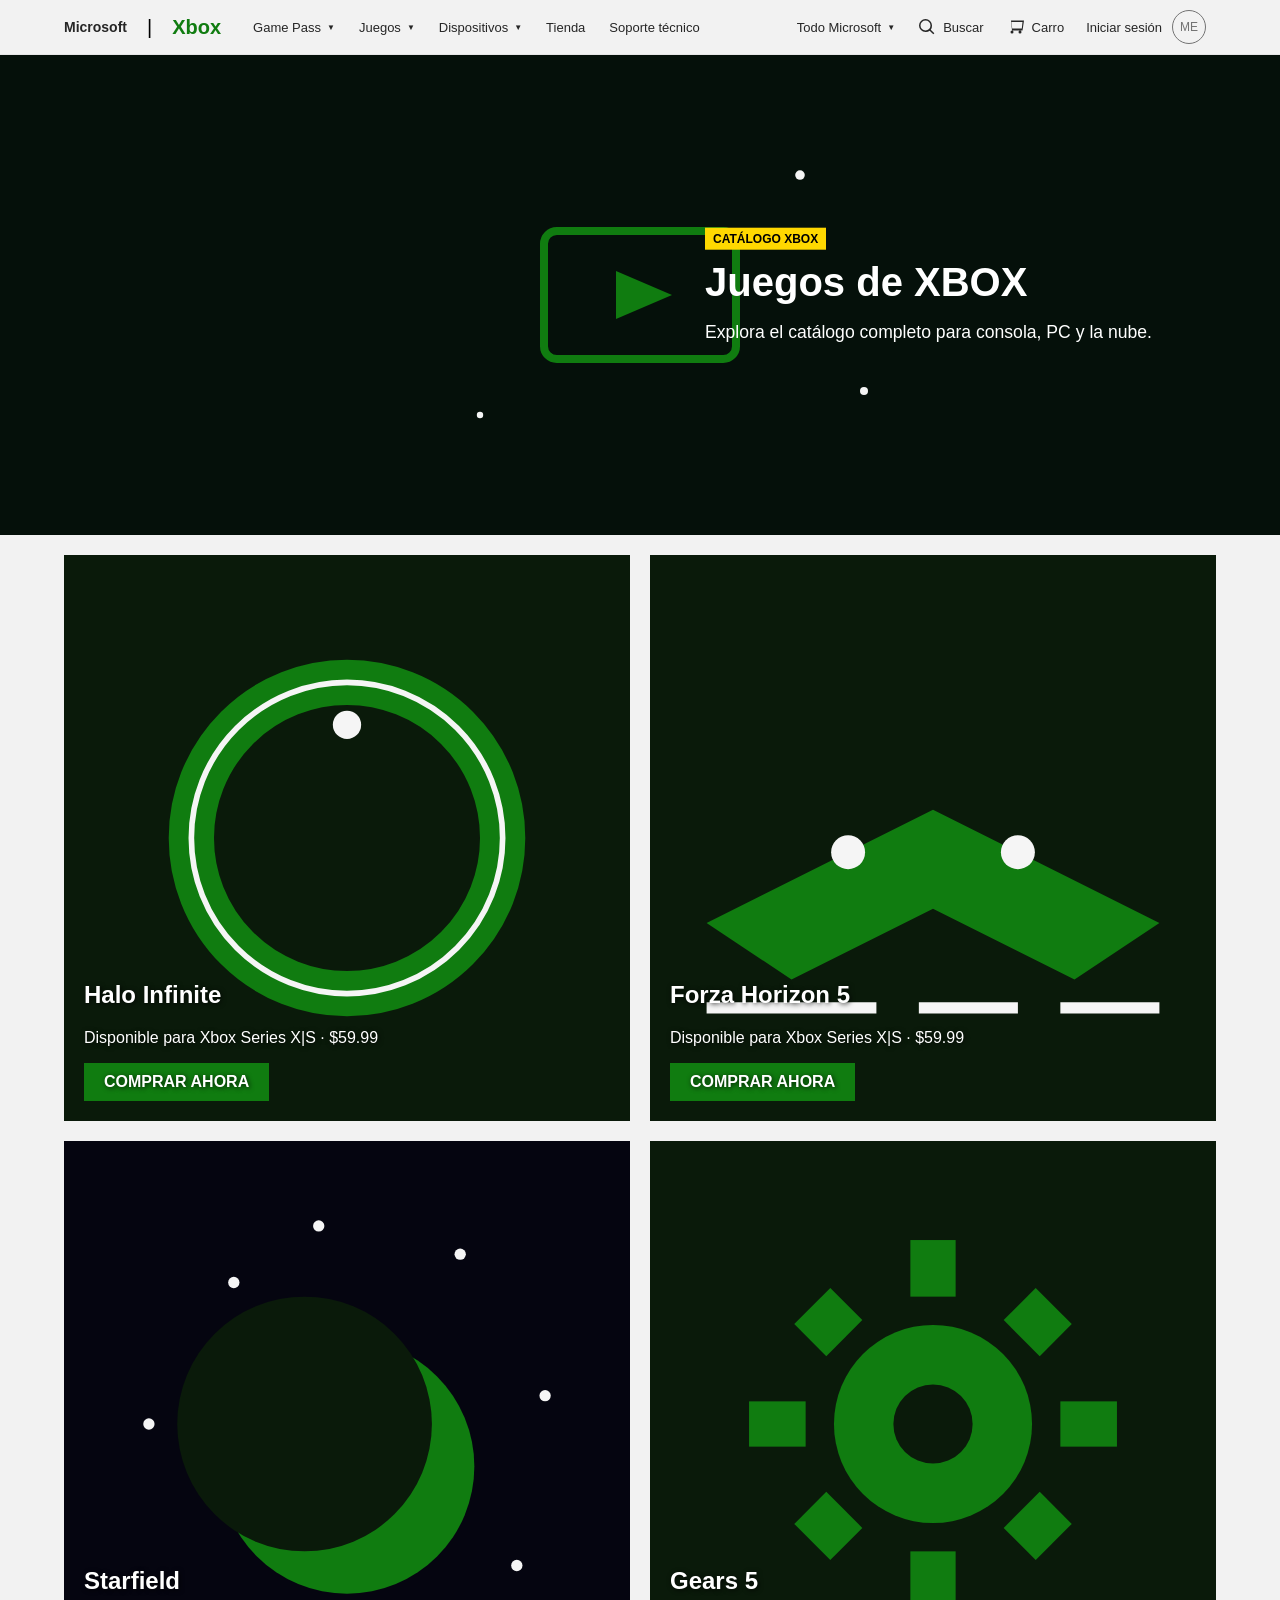
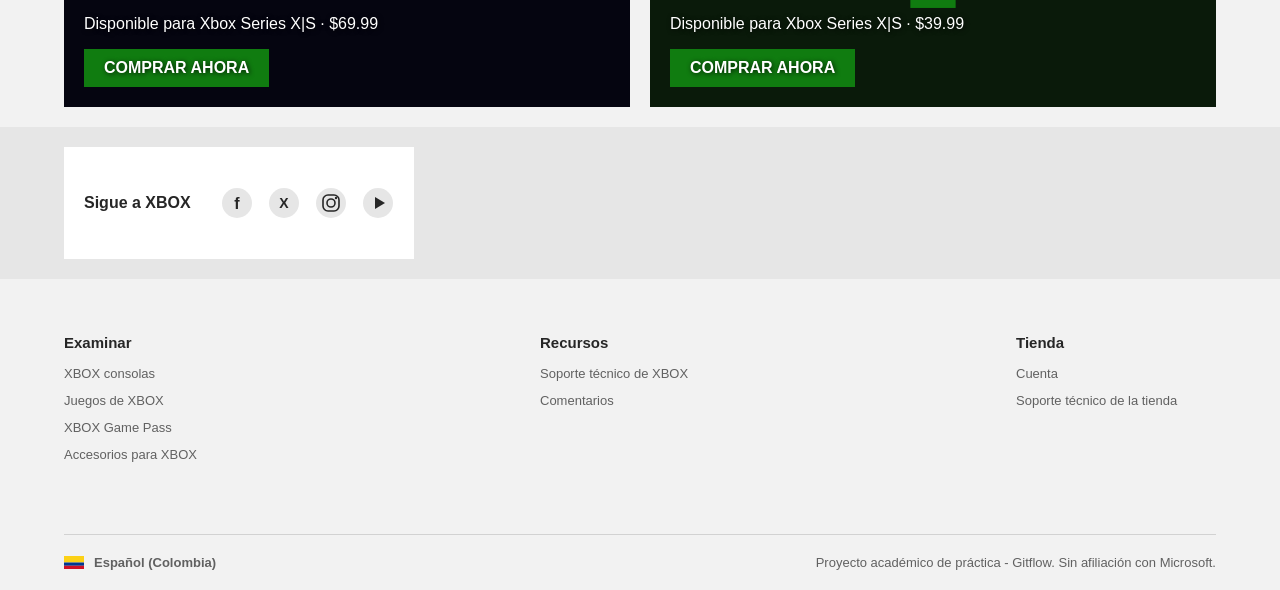
<file: juegos.html>
<!DOCTYPE html>
<html lang="es" dir="ltr">
<head>
    <meta charset="UTF-8">
    <meta name="viewport" content="width=device-width, initial-scale=1">
    <title>Juegos de XBOX</title>
    <link rel="stylesheet" href="syles.css">
</head>
<body>
    <div id="root">
        <div class="appBackground">
            <header class="uhf-header">
                <div class="uhf-header__container">
                    <div class="header-logos">
                        <a href="#" class="uhf-microsoft-logo" aria-label="Microsoft">Microsoft</a>
                        <div class="logo-separator">|</div>
                        <a href="index.html" class="uhf-site-logo" aria-label="Xbox">Xbox</a>
                    </div>
                    <nav class="uhf-contextual-nav" role="navigation">
                        <div class="uhf-nav-item-wrapper">
                            <button class="uhf-nav-item uhf-dropdown-trigger">
                                Game Pass <span class="chevron">▼</span>
                            </button>
                            <div class="uhf-dropdown-menu hidden">
                                <a class="uhf-nav-item uhf-dropdown-link" href="gamepass.html">Únete a Game Pass</a>
                                <a class="uhf-nav-item uhf-dropdown-link" href="juegos.html">Explorar juegos</a>
                                <a class="uhf-nav-item uhf-dropdown-link" href="gamepass.html">Ofertas con Game Pass</a>
                            </div>
                        </div>
                        <div class="uhf-nav-item-wrapper">
                            <button class="uhf-nav-item uhf-dropdown-trigger">
                                Juegos <span class="chevron">▼</span>
                            </button>
                            <div class="uhf-dropdown-menu hidden">
                                <a class="uhf-nav-item uhf-dropdown-link" href="juegos.html">Página principal de juegos</a>
                                <a class="uhf-nav-item uhf-dropdown-link" href="juegos.html">Explora todos los juegos para consola</a>
                                <a class="uhf-nav-item uhf-dropdown-link" href="juegos.html">Juegos gratuitos</a>
                            </div>
                        </div>
                        <div class="uhf-nav-item-wrapper">
                            <button class="uhf-nav-item uhf-dropdown-trigger">
                                Dispositivos <span class="chevron">▼</span>
                            </button>
                            <div class="uhf-dropdown-menu hidden">
                                <a class="uhf-nav-item uhf-dropdown-link" href="consolas.html">Consolas XBOX</a>
                                <a class="uhf-nav-item uhf-dropdown-link" href="accesorios.html">Accesorios para XBOX</a>
                            </div>
                        </div>
                        <div class="uhf-nav-item-wrapper">
                            <a class="uhf-nav-item" href="tienda.html">Tienda</a>
                        </div>
                        <div class="uhf-nav-item-wrapper">
                            <a class="uhf-nav-item" href="soporte.html">Soporte técnico</a>
                        </div>
                    </nav>
                    <div class="uhf-actions">
                        <div class="uhf-nav-item-wrapper">
                            <button class="uhf-nav-item uhf-dropdown-trigger global-ms-btn">
                                Todo Microsoft <span class="chevron">▼</span>
                            </button>
                        </div>
                        <div class="header-icon-group">
                            <button class="header-icon-btn" aria-label="Buscar">
                                <svg viewBox="0 0 16 16" width="16" height="16" fill="currentColor"><path d="M11.74 10.68A6.45 6.45 0 0 0 13 6.5 6.5 6.5 0 1 0 6.5 13a6.45 6.45 0 0 0 4.18-1.26l3.61 3.61 1.06-1.06-3.61-3.61zM6.5 11.5A5 5 0 1 1 11.5 6.5 5 5 0 0 1 6.5 11.5z"/></svg>
                                <span>Buscar</span>
                            </button>
                            <a href="#" class="header-icon-btn" aria-label="Carro">
                                <svg viewBox="0 0 16 16" width="16" height="16" fill="currentColor"><path d="M14.5 3L13.8 9.5H4.2L3.5 3h11m.5-1.5H3l1 10h10.5l1.5-10zM5.5 13a1.5 1.5 0 1 1-3 0 1.5 1.5 0 0 1 3 0zm8 0a1.5 1.5 0 1 1-3 0 1.5 1.5 0 0 1 3 0z"/></svg>
                                <span>Carro</span>
                            </a>
                            <button class="header-signin-btn">
                                <span class="signin-text">Iniciar sesión</span>
                                <div class="profile-circle">ME</div>
                            </button>
                        </div>
                    </div>
                </div>
            </header>

            <div role="main" id="PageContent">
                <div class="home-hero">
                    <div class="m-hero">
                        <div class="c-carousel">
                            <ul class="heroList">
                                <li id="hero-1" class="f-active">
                                    <section class="m-hero-item f-x-right">
                                        <picture class="c-image">
                                            <img src="img/hero-juegos.svg" alt="Juegos Xbox">
                                        </picture>
                                        <div>
                                            <div class="high-contrast">
                                                <strong class="c-badge">CATÁLOGO XBOX</strong>
                                                <h2 class="c-heading-1">Juegos de XBOX</h2>
                                                <p class="c-subheading-1">Explora el catálogo completo para consola, PC y la nube.</p>
                                            </div>
                                        </div>
                                    </section>
                                </li>
                            </ul>
                        </div>
                    </div>
                </div>

                <div class="mosaicWrapper">
                    <div class="hp-mosaic">
                        <section>
                            <ul id="gamesGrid">
                                <!-- las tarjetas de juegos se generan con JavaScript -->
                            </ul>
                        </section>
                    </div>
                </div>
            </div>
        </div>
    </div>

    <div class="xboxSocial">
        <div class="icons">
            <span>Sigue a XBOX</span>
            <a href="#"><img src="img/social-facebook.svg" alt="Facebook"></a>
            <a href="#"><img src="img/social-x.svg" alt="X"></a>
            <a href="#"><img src="img/social-instagram.svg" alt="Instagram"></a>
            <a href="#"><img src="img/social-youtube.svg" alt="YouTube"></a>
        </div>
    </div>

    <footer class="uhf-footer">
        <nav class="uhf-footer-nav">
            <div class="footer-column">
                <h3>Examinar</h3>
                <ul>
                    <li><a href="consolas.html">XBOX consolas</a></li>
                    <li><a href="juegos.html">Juegos de XBOX</a></li>
                    <li><a href="gamepass.html">XBOX Game Pass</a></li>
                    <li><a href="accesorios.html">Accesorios para XBOX</a></li>
                </ul>
            </div>
            <div class="footer-column">
                <h3>Recursos</h3>
                <ul>
                    <li><a href="soporte.html">Soporte técnico de XBOX</a></li>
                    <li><a href="#">Comentarios</a></li>
                </ul>
            </div>
            <div class="footer-column">
                <h3>Tienda</h3>
                <ul>
                    <li><a href="tienda.html">Cuenta</a></li>
                    <li><a href="soporte.html">Soporte técnico de la tienda</a></li>
                </ul>
            </div>
        </nav>
        <div class="uhf-footer-base">
            <div class="locale-picker">
                <img src="img/flag-co.svg" alt="Bandera de Colombia" width="20">
                <a href="#">Español (Colombia)</a>
            </div>
            <ul class="footer-legal-links">
                <li>Proyecto académico de práctica - Gitflow. Sin afiliación con Microsoft.</li>
            </ul>
        </div>
    </footer>

    <script src="script.js"></script>
</body>
</html>
</file>
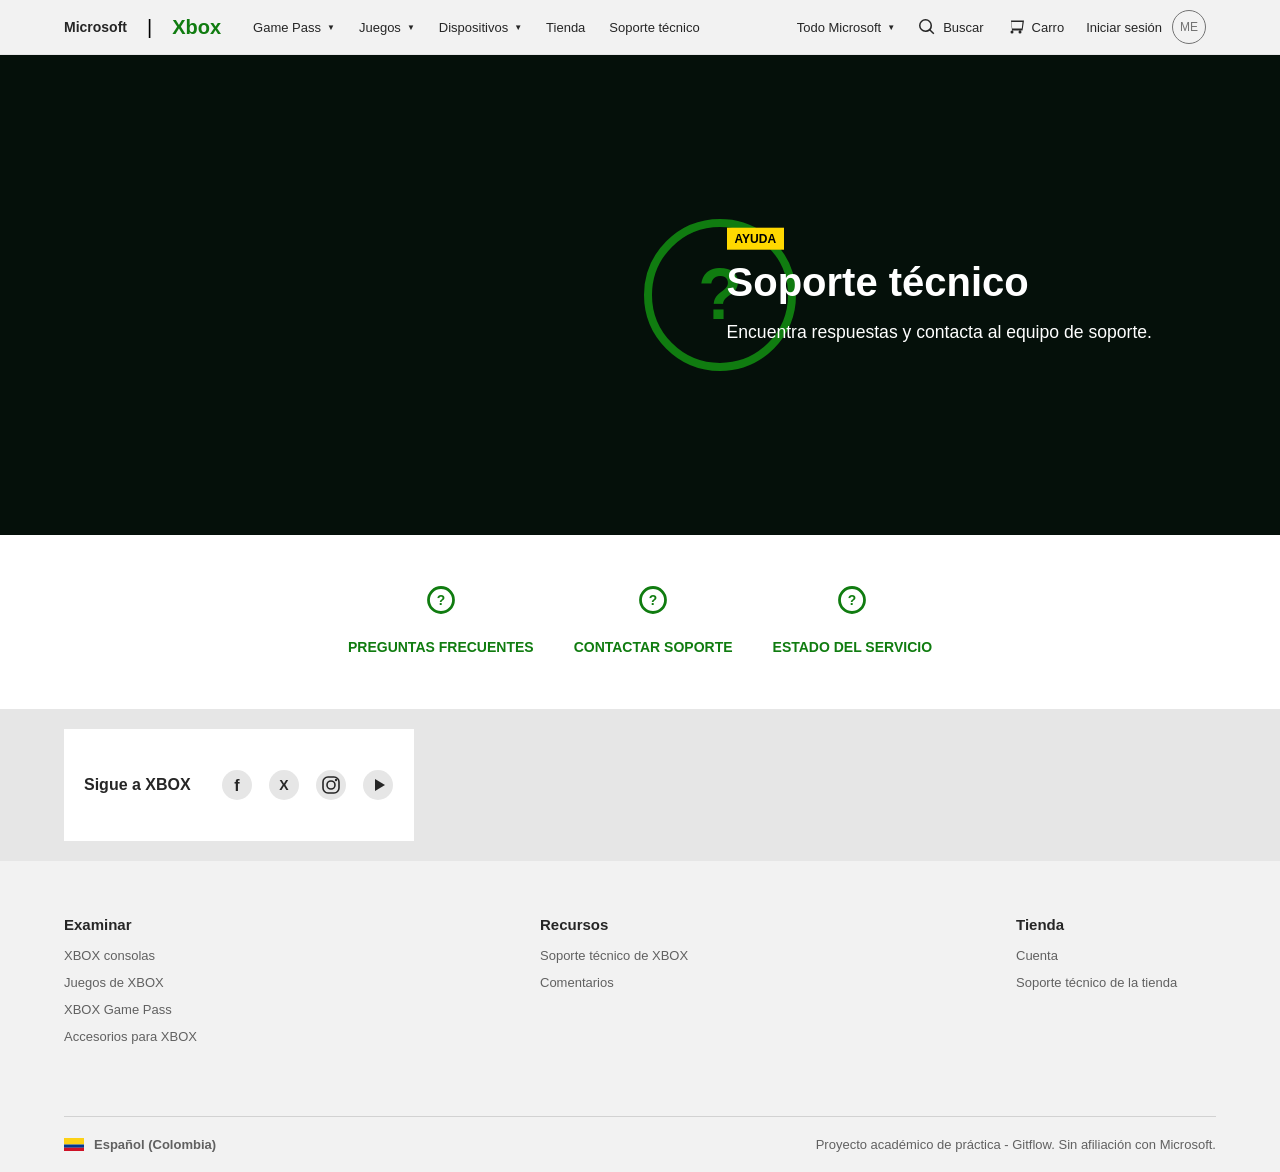
<file: soporte.html>
<!DOCTYPE html>
<html lang="es" dir="ltr">
<head>
    <meta charset="UTF-8">
    <meta name="viewport" content="width=device-width, initial-scale=1">
    <title>Soporte técnico de XBOX</title>
    <link rel="stylesheet" href="syles.css">
</head>
<body>
    <div id="root">
        <div class="appBackground">
            <header class="uhf-header">
                <div class="uhf-header__container">
                    <div class="header-logos">
                        <a href="#" class="uhf-microsoft-logo" aria-label="Microsoft">Microsoft</a>
                        <div class="logo-separator">|</div>
                        <a href="index.html" class="uhf-site-logo" aria-label="Xbox">Xbox</a>
                    </div>
                    <nav class="uhf-contextual-nav" role="navigation">
                        <div class="uhf-nav-item-wrapper">
                            <button class="uhf-nav-item uhf-dropdown-trigger">
                                Game Pass <span class="chevron">▼</span>
                            </button>
                            <div class="uhf-dropdown-menu hidden">
                                <a class="uhf-nav-item uhf-dropdown-link" href="gamepass.html">Únete a Game Pass</a>
                                <a class="uhf-nav-item uhf-dropdown-link" href="juegos.html">Explorar juegos</a>
                                <a class="uhf-nav-item uhf-dropdown-link" href="gamepass.html">Ofertas con Game Pass</a>
                            </div>
                        </div>
                        <div class="uhf-nav-item-wrapper">
                            <button class="uhf-nav-item uhf-dropdown-trigger">
                                Juegos <span class="chevron">▼</span>
                            </button>
                            <div class="uhf-dropdown-menu hidden">
                                <a class="uhf-nav-item uhf-dropdown-link" href="juegos.html">Página principal de juegos</a>
                                <a class="uhf-nav-item uhf-dropdown-link" href="juegos.html">Explora todos los juegos para consola</a>
                                <a class="uhf-nav-item uhf-dropdown-link" href="juegos.html">Juegos gratuitos</a>
                            </div>
                        </div>
                        <div class="uhf-nav-item-wrapper">
                            <button class="uhf-nav-item uhf-dropdown-trigger">
                                Dispositivos <span class="chevron">▼</span>
                            </button>
                            <div class="uhf-dropdown-menu hidden">
                                <a class="uhf-nav-item uhf-dropdown-link" href="consolas.html">Consolas XBOX</a>
                                <a class="uhf-nav-item uhf-dropdown-link" href="accesorios.html">Accesorios para XBOX</a>
                            </div>
                        </div>
                        <div class="uhf-nav-item-wrapper">
                            <a class="uhf-nav-item" href="tienda.html">Tienda</a>
                        </div>
                        <div class="uhf-nav-item-wrapper">
                            <a class="uhf-nav-item" href="soporte.html">Soporte técnico</a>
                        </div>
                    </nav>
                    <div class="uhf-actions">
                        <div class="uhf-nav-item-wrapper">
                            <button class="uhf-nav-item uhf-dropdown-trigger global-ms-btn">
                                Todo Microsoft <span class="chevron">▼</span>
                            </button>
                        </div>
                        <div class="header-icon-group">
                            <button class="header-icon-btn" aria-label="Buscar">
                                <svg viewBox="0 0 16 16" width="16" height="16" fill="currentColor"><path d="M11.74 10.68A6.45 6.45 0 0 0 13 6.5 6.5 6.5 0 1 0 6.5 13a6.45 6.45 0 0 0 4.18-1.26l3.61 3.61 1.06-1.06-3.61-3.61zM6.5 11.5A5 5 0 1 1 11.5 6.5 5 5 0 0 1 6.5 11.5z"/></svg>
                                <span>Buscar</span>
                            </button>
                            <a href="#" class="header-icon-btn" aria-label="Carro">
                                <svg viewBox="0 0 16 16" width="16" height="16" fill="currentColor"><path d="M14.5 3L13.8 9.5H4.2L3.5 3h11m.5-1.5H3l1 10h10.5l1.5-10zM5.5 13a1.5 1.5 0 1 1-3 0 1.5 1.5 0 0 1 3 0zm8 0a1.5 1.5 0 1 1-3 0 1.5 1.5 0 0 1 3 0z"/></svg>
                                <span>Carro</span>
                            </a>
                            <button class="header-signin-btn">
                                <span class="signin-text">Iniciar sesión</span>
                                <div class="profile-circle">ME</div>
                            </button>
                        </div>
                    </div>
                </div>
            </header>

            <div role="main" id="PageContent">
                <div class="home-hero">
                    <div class="m-hero">
                        <div class="c-carousel">
                            <ul class="heroList">
                                <li id="hero-1" class="f-active">
                                    <section class="m-hero-item f-x-right">
                                        <picture class="c-image">
                                            <img src="img/hero-soporte.svg" alt="Soporte técnico Xbox">
                                        </picture>
                                        <div>
                                            <div class="high-contrast">
                                                <strong class="c-badge">AYUDA</strong>
                                                <h2 class="c-heading-1">Soporte técnico</h2>
                                                <p class="c-subheading-1">Encuentra respuestas y contacta al equipo de soporte.</p>
                                            </div>
                                        </div>
                                    </section>
                                </li>
                            </ul>
                        </div>
                    </div>
                </div>

                <div class="iconBlade">
                    <div class="icons">
                        <a href="#">
                            <div>
                                <img src="img/icon-support.svg" alt="Preguntas frecuentes">
                                <p>PREGUNTAS FRECUENTES</p>
                            </div>
                        </a>
                        <a href="#">
                            <div>
                                <img src="img/icon-support.svg" alt="Contactar soporte">
                                <p>CONTACTAR SOPORTE</p>
                            </div>
                        </a>
                        <a href="#">
                            <div>
                                <img src="img/icon-support.svg" alt="Estado del servicio">
                                <p>ESTADO DEL SERVICIO</p>
                            </div>
                        </a>
                    </div>
                </div>
            </div>
        </div>
    </div>

    <div class="xboxSocial">
        <div class="icons">
            <span>Sigue a XBOX</span>
            <a href="#"><img src="img/social-facebook.svg" alt="Facebook"></a>
            <a href="#"><img src="img/social-x.svg" alt="X"></a>
            <a href="#"><img src="img/social-instagram.svg" alt="Instagram"></a>
            <a href="#"><img src="img/social-youtube.svg" alt="YouTube"></a>
        </div>
    </div>

    <footer class="uhf-footer">
        <nav class="uhf-footer-nav">
            <div class="footer-column">
                <h3>Examinar</h3>
                <ul>
                    <li><a href="consolas.html">XBOX consolas</a></li>
                    <li><a href="juegos.html">Juegos de XBOX</a></li>
                    <li><a href="gamepass.html">XBOX Game Pass</a></li>
                    <li><a href="accesorios.html">Accesorios para XBOX</a></li>
                </ul>
            </div>
            <div class="footer-column">
                <h3>Recursos</h3>
                <ul>
                    <li><a href="soporte.html">Soporte técnico de XBOX</a></li>
                    <li><a href="#">Comentarios</a></li>
                </ul>
            </div>
            <div class="footer-column">
                <h3>Tienda</h3>
                <ul>
                    <li><a href="tienda.html">Cuenta</a></li>
                    <li><a href="soporte.html">Soporte técnico de la tienda</a></li>
                </ul>
            </div>
        </nav>
        <div class="uhf-footer-base">
            <div class="locale-picker">
                <img src="img/flag-co.svg" alt="Bandera de Colombia" width="20">
                <a href="#">Español (Colombia)</a>
            </div>
            <ul class="footer-legal-links">
                <li>Proyecto académico de práctica - Gitflow. Sin afiliación con Microsoft.</li>
            </ul>
        </div>
    </footer>

    <script src="script.js"></script>
</body>
</html>
</file>
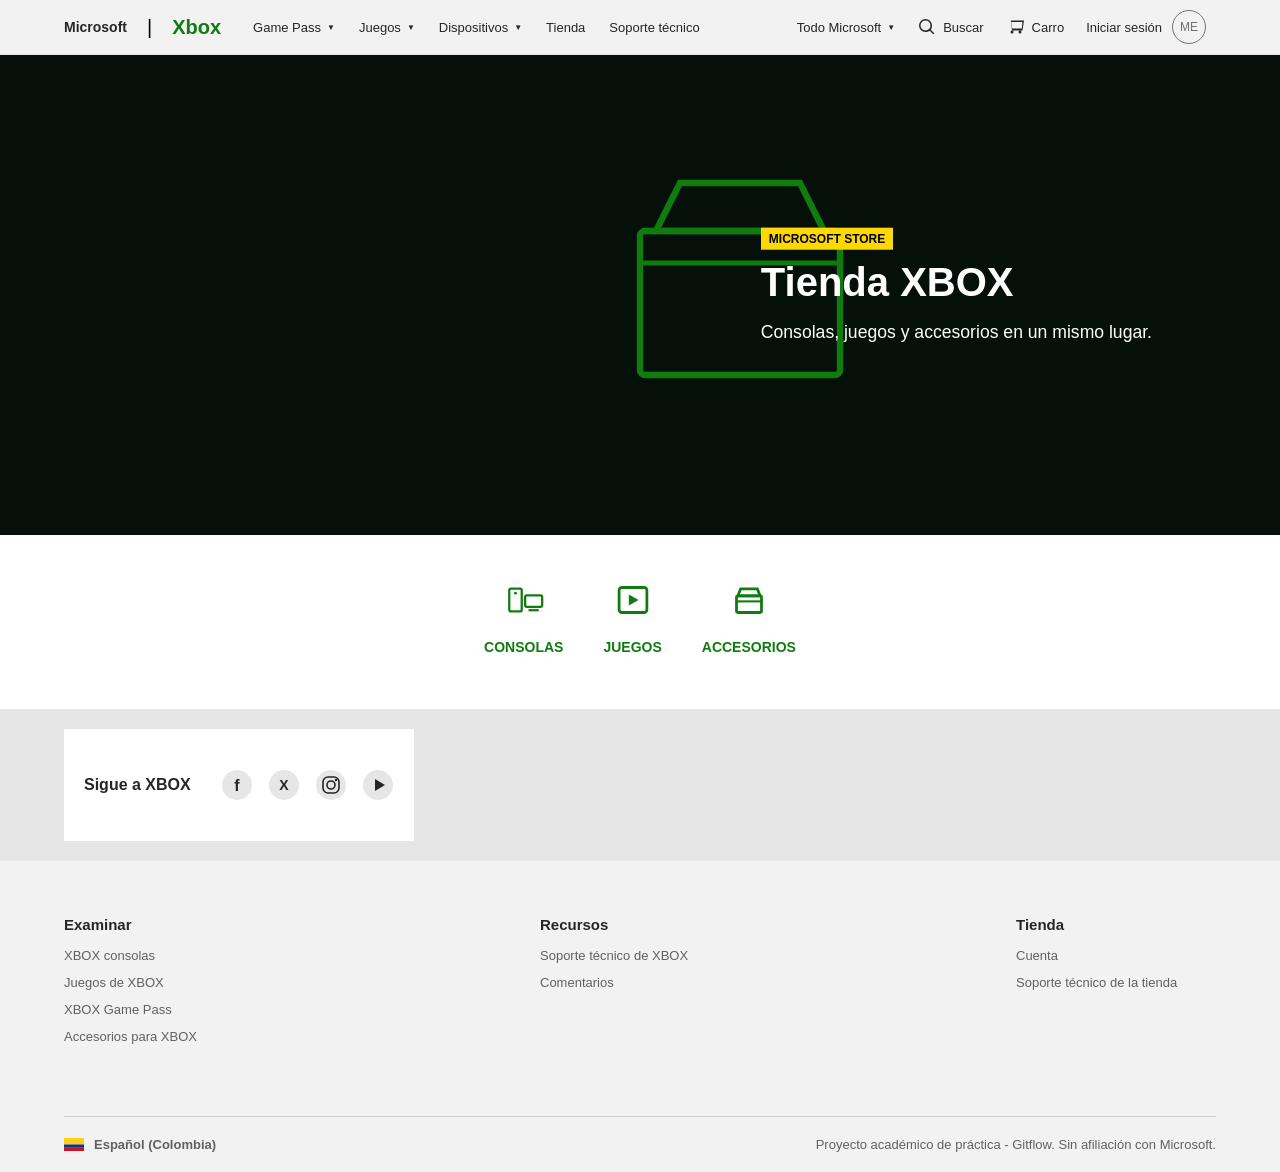
<file: tienda.html>
<!DOCTYPE html>
<html lang="es" dir="ltr">
<head>
    <meta charset="UTF-8">
    <meta name="viewport" content="width=device-width, initial-scale=1">
    <title>Tienda XBOX</title>
    <link rel="stylesheet" href="syles.css">
</head>
<body>
    <div id="root">
        <div class="appBackground">
            <header class="uhf-header">
                <div class="uhf-header__container">
                    <div class="header-logos">
                        <a href="#" class="uhf-microsoft-logo" aria-label="Microsoft">Microsoft</a>
                        <div class="logo-separator">|</div>
                        <a href="index.html" class="uhf-site-logo" aria-label="Xbox">Xbox</a>
                    </div>
                    <nav class="uhf-contextual-nav" role="navigation">
                        <div class="uhf-nav-item-wrapper">
                            <button class="uhf-nav-item uhf-dropdown-trigger">
                                Game Pass <span class="chevron">▼</span>
                            </button>
                            <div class="uhf-dropdown-menu hidden">
                                <a class="uhf-nav-item uhf-dropdown-link" href="gamepass.html">Únete a Game Pass</a>
                                <a class="uhf-nav-item uhf-dropdown-link" href="juegos.html">Explorar juegos</a>
                                <a class="uhf-nav-item uhf-dropdown-link" href="gamepass.html">Ofertas con Game Pass</a>
                            </div>
                        </div>
                        <div class="uhf-nav-item-wrapper">
                            <button class="uhf-nav-item uhf-dropdown-trigger">
                                Juegos <span class="chevron">▼</span>
                            </button>
                            <div class="uhf-dropdown-menu hidden">
                                <a class="uhf-nav-item uhf-dropdown-link" href="juegos.html">Página principal de juegos</a>
                                <a class="uhf-nav-item uhf-dropdown-link" href="juegos.html">Explora todos los juegos para consola</a>
                                <a class="uhf-nav-item uhf-dropdown-link" href="juegos.html">Juegos gratuitos</a>
                            </div>
                        </div>
                        <div class="uhf-nav-item-wrapper">
                            <button class="uhf-nav-item uhf-dropdown-trigger">
                                Dispositivos <span class="chevron">▼</span>
                            </button>
                            <div class="uhf-dropdown-menu hidden">
                                <a class="uhf-nav-item uhf-dropdown-link" href="consolas.html">Consolas XBOX</a>
                                <a class="uhf-nav-item uhf-dropdown-link" href="accesorios.html">Accesorios para XBOX</a>
                            </div>
                        </div>
                        <div class="uhf-nav-item-wrapper">
                            <a class="uhf-nav-item" href="tienda.html">Tienda</a>
                        </div>
                        <div class="uhf-nav-item-wrapper">
                            <a class="uhf-nav-item" href="soporte.html">Soporte técnico</a>
                        </div>
                    </nav>
                    <div class="uhf-actions">
                        <div class="uhf-nav-item-wrapper">
                            <button class="uhf-nav-item uhf-dropdown-trigger global-ms-btn">
                                Todo Microsoft <span class="chevron">▼</span>
                            </button>
                        </div>
                        <div class="header-icon-group">
                            <button class="header-icon-btn" aria-label="Buscar">
                                <svg viewBox="0 0 16 16" width="16" height="16" fill="currentColor"><path d="M11.74 10.68A6.45 6.45 0 0 0 13 6.5 6.5 6.5 0 1 0 6.5 13a6.45 6.45 0 0 0 4.18-1.26l3.61 3.61 1.06-1.06-3.61-3.61zM6.5 11.5A5 5 0 1 1 11.5 6.5 5 5 0 0 1 6.5 11.5z"/></svg>
                                <span>Buscar</span>
                            </button>
                            <a href="#" class="header-icon-btn" aria-label="Carro">
                                <svg viewBox="0 0 16 16" width="16" height="16" fill="currentColor"><path d="M14.5 3L13.8 9.5H4.2L3.5 3h11m.5-1.5H3l1 10h10.5l1.5-10zM5.5 13a1.5 1.5 0 1 1-3 0 1.5 1.5 0 0 1 3 0zm8 0a1.5 1.5 0 1 1-3 0 1.5 1.5 0 0 1 3 0z"/></svg>
                                <span>Carro</span>
                            </a>
                            <button class="header-signin-btn">
                                <span class="signin-text">Iniciar sesión</span>
                                <div class="profile-circle">ME</div>
                            </button>
                        </div>
                    </div>
                </div>
            </header>

            <div role="main" id="PageContent">
                <div class="home-hero">
                    <div class="m-hero">
                        <div class="c-carousel">
                            <ul class="heroList">
                                <li id="hero-1" class="f-active">
                                    <section class="m-hero-item f-x-right">
                                        <picture class="c-image">
                                            <img src="img/hero-tienda.svg" alt="Tienda Xbox">
                                        </picture>
                                        <div>
                                            <div class="high-contrast">
                                                <strong class="c-badge">MICROSOFT STORE</strong>
                                                <h2 class="c-heading-1">Tienda XBOX</h2>
                                                <p class="c-subheading-1">Consolas, juegos y accesorios en un mismo lugar.</p>
                                            </div>
                                        </div>
                                    </section>
                                </li>
                            </ul>
                        </div>
                    </div>
                </div>

                <div class="iconBlade">
                    <div class="icons">
                        <a href="consolas.html">
                            <div>
                                <img src="img/icon-devices.svg" alt="Consolas">
                                <p>CONSOLAS</p>
                            </div>
                        </a>
                        <a href="juegos.html">
                            <div>
                                <img src="img/icon-games.svg" alt="Juegos">
                                <p>JUEGOS</p>
                            </div>
                        </a>
                        <a href="accesorios.html">
                            <div>
                                <img src="img/icon-store.svg" alt="Accesorios">
                                <p>ACCESORIOS</p>
                            </div>
                        </a>
                    </div>
                </div>
            </div>
        </div>
    </div>

    <div class="xboxSocial">
        <div class="icons">
            <span>Sigue a XBOX</span>
            <a href="#"><img src="img/social-facebook.svg" alt="Facebook"></a>
            <a href="#"><img src="img/social-x.svg" alt="X"></a>
            <a href="#"><img src="img/social-instagram.svg" alt="Instagram"></a>
            <a href="#"><img src="img/social-youtube.svg" alt="YouTube"></a>
        </div>
    </div>

    <footer class="uhf-footer">
        <nav class="uhf-footer-nav">
            <div class="footer-column">
                <h3>Examinar</h3>
                <ul>
                    <li><a href="consolas.html">XBOX consolas</a></li>
                    <li><a href="juegos.html">Juegos de XBOX</a></li>
                    <li><a href="gamepass.html">XBOX Game Pass</a></li>
                    <li><a href="accesorios.html">Accesorios para XBOX</a></li>
                </ul>
            </div>
            <div class="footer-column">
                <h3>Recursos</h3>
                <ul>
                    <li><a href="soporte.html">Soporte técnico de XBOX</a></li>
                    <li><a href="#">Comentarios</a></li>
                </ul>
            </div>
            <div class="footer-column">
                <h3>Tienda</h3>
                <ul>
                    <li><a href="tienda.html">Cuenta</a></li>
                    <li><a href="soporte.html">Soporte técnico de la tienda</a></li>
                </ul>
            </div>
        </nav>
        <div class="uhf-footer-base">
            <div class="locale-picker">
                <img src="img/flag-co.svg" alt="Bandera de Colombia" width="20">
                <a href="#">Español (Colombia)</a>
            </div>
            <ul class="footer-legal-links">
                <li>Proyecto académico de práctica - Gitflow. Sin afiliación con Microsoft.</li>
            </ul>
        </div>
    </footer>

    <script src="script.js"></script>
</body>
</html>
</file>
<file: syles.css>
/* =========================================
   RESETEO Y TIPOGRAFÍA BÁSICA
   ========================================= */
body, html {
    margin: 0;
    padding: 0;
    font-family: 'Segoe UI', Tahoma, Geneva, Verdana, sans-serif;
    background-color: #f2f2f2;
    color: #262626;
}

/* =========================================
   ENCABEZADO (UHF HEADER)
   ========================================= */
uhf-header {
    display: block;
    background-color: #fff;
    width: 100%;
}
.uhf-header {
    border-bottom: 1px solid #e6e6e6;
    height: 54px;
    font-size: 13px;
}
.uhf-header__container {
    display: flex;
    width: 100%;
    max-width: 1600px;
    margin: 0 auto;
    height: 100%;
    align-items: center;
    padding: 0 5%;
    box-sizing: border-box;
}

/* Logos */
.header-logos {
    display: flex;
    align-items: center;
    height: 100%;
}
.uhf-microsoft-logo {
    color: #262626;
    font-weight: 600;
    font-size: 14px;
    text-decoration: none;
}
.logo-separator {
    color: #000;
    margin: 0 20px;
    font-weight: 300;
    font-size: 20px;
    user-select: none;
}
.uhf-site-logo {
    color: #107C10;
    font-weight: 700;
    font-size: 20px;
    text-decoration: none;
}

/* Navegación central (Menús) */
.uhf-contextual-nav {
    display: flex;
    height: 100%;
    margin-left: 20px;
}
.uhf-nav-item-wrapper {
    position: relative;
    height: 100%;
    display: flex;
    align-items: center;
}
.uhf-nav-item, .uhf-nav-button, .header-icon-btn {
    background: none;
    border: none;
    color: #262626;
    font-size: 13px;
    font-weight: 400; /* Letra más delgada, como el original */
    cursor: pointer;
    text-decoration: none;
    height: 100%;
    padding: 0 12px;
    display: flex;
    align-items: center;
}
.uhf-nav-item:hover, .header-icon-btn:hover {
    border-bottom: 2px solid #000;
    margin-bottom: -2px; /* Evita que el texto salte al poner el borde */
}
.chevron {
    font-size: 8px;
    margin-left: 6px;
}

/* Menús Desplegables (Dropdowns) */
.uhf-dropdown-menu {
    position: absolute;
    top: 54px;
    left: 0;
    background-color: #f2f2f2;
    border: 1px solid #e6e6e6;
    border-top: none;
    min-width: 250px;
    box-shadow: 0 4px 8px rgba(0,0,0,0.1);
    z-index: 1000;
    display: flex;
    flex-direction: column;
}
.uhf-dropdown-menu.hidden {
    display: none;
}
.uhf-dropdown-link {
    height: auto;
    padding: 15px 20px;
    width: 100%;
    box-sizing: border-box;
    text-align: left;
}
.uhf-dropdown-link:hover {
    background-color: #e6e6e6;
    border-bottom: none;
    margin-bottom: 0;
}

/* Acciones Globales (Derecha) */
.uhf-actions {
    display: flex;
    margin-left: auto; /* Empuja esto a la derecha */
    height: 100%;
    align-items: center;
}
.header-icon-group {
    display: flex;
    height: 100%;
    align-items: center;
}
.header-icon-btn {
    gap: 8px;
}

/* Botón de Perfil */
.header-signin-btn {
    background: none;
    border: none;
    display: flex;
    align-items: center;
    cursor: pointer;
    padding: 0 10px;
    height: 100%;
}
.signin-text {
    font-size: 13px;
    color: #262626;
    margin-right: 10px;
}
.header-signin-btn:hover {
    outline: 1px dotted #000;
    outline-offset: -2px;
}
.profile-circle {
    width: 32px;
    height: 32px;
    border-radius: 50%;
    border: 1px solid #737373;
    display: flex;
    justify-content: center;
    align-items: center;
    color: #737373;
    font-size: 12px;
    background: transparent;
}

/* =========================================
   CARRUSEL PRINCIPAL (HERO)
   ========================================= */
.home-hero {
    position: relative;
    width: 100%;
    background-color: #000;
    overflow: hidden;
}
.heroList {
    display: flex;
    list-style: none;
    padding: 0;
    margin: 0;
    width: 100%;
}
.heroList li {
    min-width: 100%;
    display: none; /* Oculta todos por defecto */
    position: relative;
}
.heroList li.f-active {
    display: block; /* Muestra solo el activo */
    animation: fadeIn 0.5s ease-in-out;
}
.heroList picture img {
    width: 100%;
    height: auto;
    object-fit: cover;
    max-height: 700px;
    display: block;
}
.m-hero-item > div {
    position: absolute;
    top: 50%;
    transform: translateY(-50%);
    padding: 0 5%;
    color: #fff;
    max-width: 500px;
}
.f-x-right > div { right: 5%; text-align: left; }
.f-x-left > div { left: 5%; text-align: left; }

.c-heading-1 {
    font-size: 2.5rem;
    margin: 10px 0;
    line-height: 1.1;
}
.c-badge {
    background-color: #ffd800; /* Amarillo Xbox */
    color: #000;
    padding: 4px 8px;
    font-size: 12px;
    font-weight: 700;
    display: inline-block;
}
.c-subheading-1 {
    font-size: 1.1rem;
    margin-bottom: 20px;
}

/* Controles del Carrusel */
.c-sequence-indicator {
    position: absolute;
    bottom: 20px;
    left: 50%;
    transform: translateX(-50%);
    display: flex;
    gap: 10px;
    z-index: 10;
}
.c-sequence-indicator button {
    width: 40px;
    height: 4px;
    background: rgba(255,255,255,0.4);
    border: none;
    cursor: pointer;
    transition: background 0.3s;
}
.c-sequence-indicator button.f-active {
    background: #fff;
}

/* =========================================
   BOTONES Y CALL TO ACTIONS (CTA)
   ========================================= */
.c-call-to-action {
    display: inline-block;
    padding: 10px 20px;
    font-weight: 600;
    text-decoration: none;
    margin-right: 10px;
    transition: background-color 0.2s;
}
.cta1 {
    background-color: #107C10; /* Verde Xbox */
    color: #fff;
}
.cta1:hover { background-color: #0c5e0c; }
.cta2 {
    background-color: rgba(255,255,255,0.2);
    color: #fff;
}
.cta2:hover { background-color: rgba(255,255,255,0.4); }

/* =========================================
   BARRA DE ICONOS
   ========================================= */
.icons {
    display: flex;
    justify-content: center;
    flex-wrap: wrap;
    gap: 40px;
    background-color: #fff;
    padding: 40px 20px;
}
.icons a {
    text-align: center;
    text-decoration: none;
    color: #107C10;
    font-weight: 700;
    font-size: 14px;
}
.icons img {
    width: 50px;
    height: 50px;
    margin-bottom: 10px;
    display: block;
    margin: 0 auto;
}

/* =========================================
   GRILLA DE MOSAICO (JUEGOS Y OFERTAS)
   ========================================= */
.hp-mosaic section > ul {
    display: grid;
    grid-template-columns: repeat(2, 1fr);
    gap: 20px;
    padding: 20px 5%;
    list-style: none;
    margin: 0;
}
.hp-mosaic li {
    position: relative;
    background: #fff;
    overflow: hidden;
}
.hp-mosaic .fullTile {
    grid-column: span 2;
}
.hp-mosaic img {
    width: 100%;
    height: 100%;
    object-fit: cover;
    display: block;
    transition: transform 0.3s;
}
.hp-mosaic li:hover img {
    transform: scale(1.02);
}
.hp-mosaic .high-contrast {
    position: absolute;
    bottom: 20px;
    left: 20px;
    color: #fff;
    text-shadow: 1px 1px 5px rgba(0,0,0,0.8);
    pointer-events: none;
}
.hp-mosaic a.c-call-to-action {
    pointer-events: auto; /* Para que el botón sea clickeable */
}

/* Animaciones */
@keyframes fadeIn {
    from { opacity: 0; }
    to { opacity: 1; }
}

/* =========================================
   RESPONSIVE (MÓVILES)
   ========================================= */
@media screen and (max-width: 768px) {
    .hp-mosaic section > ul { grid-template-columns: 1fr; }
    .hp-mosaic .fullTile { grid-column: span 1; }
    .c-heading-1 { font-size: 1.8rem; }
    .m-hero-item > div { top: auto; bottom: 40px; transform: none; text-align: center; left: 0 !important; right: 0 !important; max-width: 100%; }
}
/* =========================================
   SOCIAL FOLLOW (Antes del footer)
   ========================================= */
.xboxSocial {
    background-color: #e6e6e6;
    padding: 20px 5%;
    display: flex;
    align-items: center;
}
.xboxSocial .icons {
    display: flex;
    align-items: center;
    gap: 15px;
}
.xboxSocial span {
    font-weight: 600;
    margin-right: 15px;
}
.xboxSocial img {
    width: 32px;
    height: 32px;
}

/* =========================================
   FOOTER
   ========================================= */
.uhf-footer {
    background-color: #f2f2f2;
    padding: 40px 5% 20px 5%;
    font-size: 13px;
    color: #616161;
}

.uhf-footer-nav {
    display: flex;
    justify-content: space-between;
    flex-wrap: wrap;
    margin-bottom: 40px;
}

.footer-column {
    min-width: 200px;
    margin-bottom: 20px;
}

.footer-column h3 {
    font-size: 15px;
    font-weight: 600;
    color: #262626;
    margin-bottom: 15px;
}

.footer-column ul {
    list-style: none;
    padding: 0;
    margin: 0;
}

.footer-column li {
    margin-bottom: 12px;
}

.footer-column a {
    text-decoration: none;
    color: #616161;
}

.footer-column a:hover {
    text-decoration: underline;
    color: #262626;
}

/* Base del Footer (Legal y País) */
.uhf-footer-base {
    display: flex;
    justify-content: space-between;
    align-items: center;
    flex-wrap: wrap;
    border-top: 1px solid #d2d2d2;
    padding-top: 20px;
}

.locale-picker {
    display: flex;
    align-items: center;
    gap: 10px;
}
.locale-picker a {
    text-decoration: none;
    color: #616161;
    font-weight: 600;
}
.locale-picker a:hover {
    text-decoration: underline;
}

.footer-legal-links {
    display: flex;
    list-style: none;
    padding: 0;
    margin: 0;
    gap: 20px;
    flex-wrap: wrap;
}

.footer-legal-links a {
    text-decoration: none;
    color: #616161;
}

.footer-legal-links a:hover {
    text-decoration: underline;
    color: #262626;
}

/* Responsive del Footer */
@media screen and (max-width: 768px) {
    .uhf-footer-nav {
        flex-direction: column;
    }
    .uhf-footer-base {
        flex-direction: column;
        align-items: flex-start;
        gap: 20px;
    }
}
</file>
